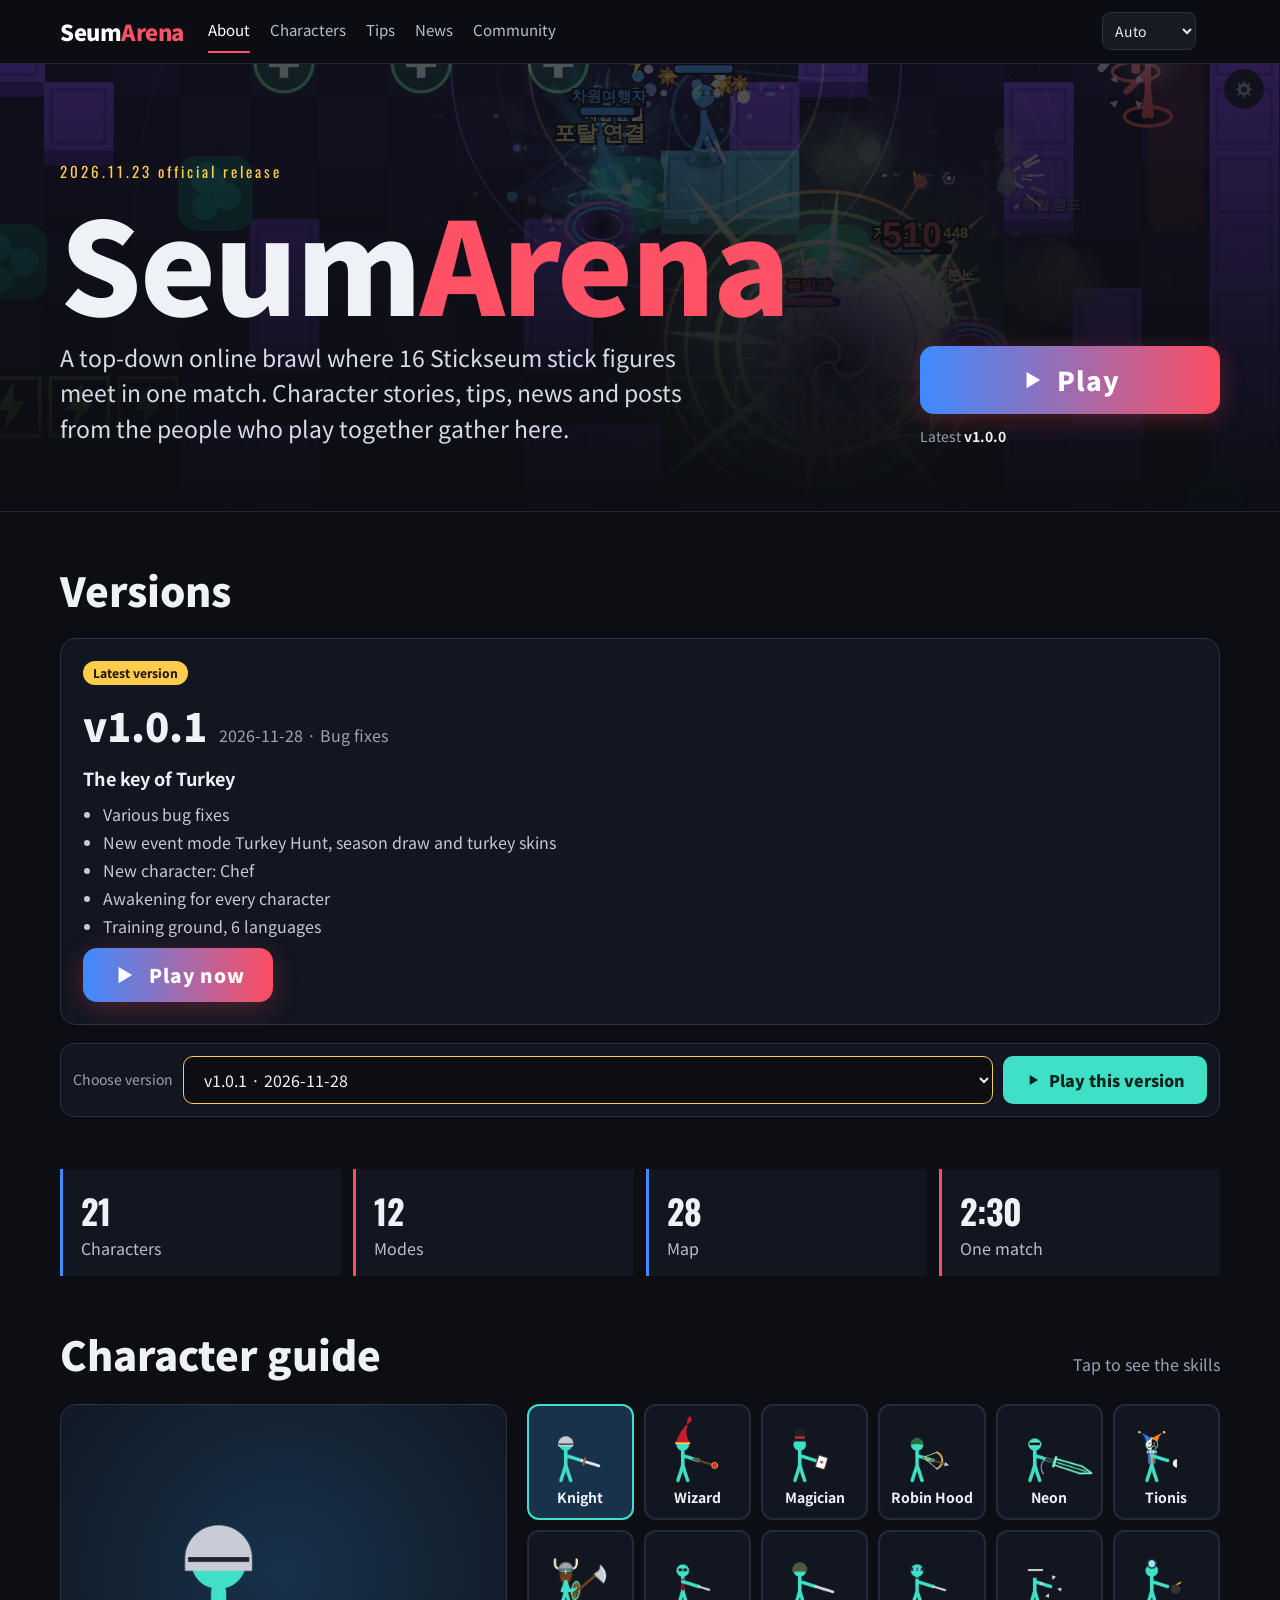
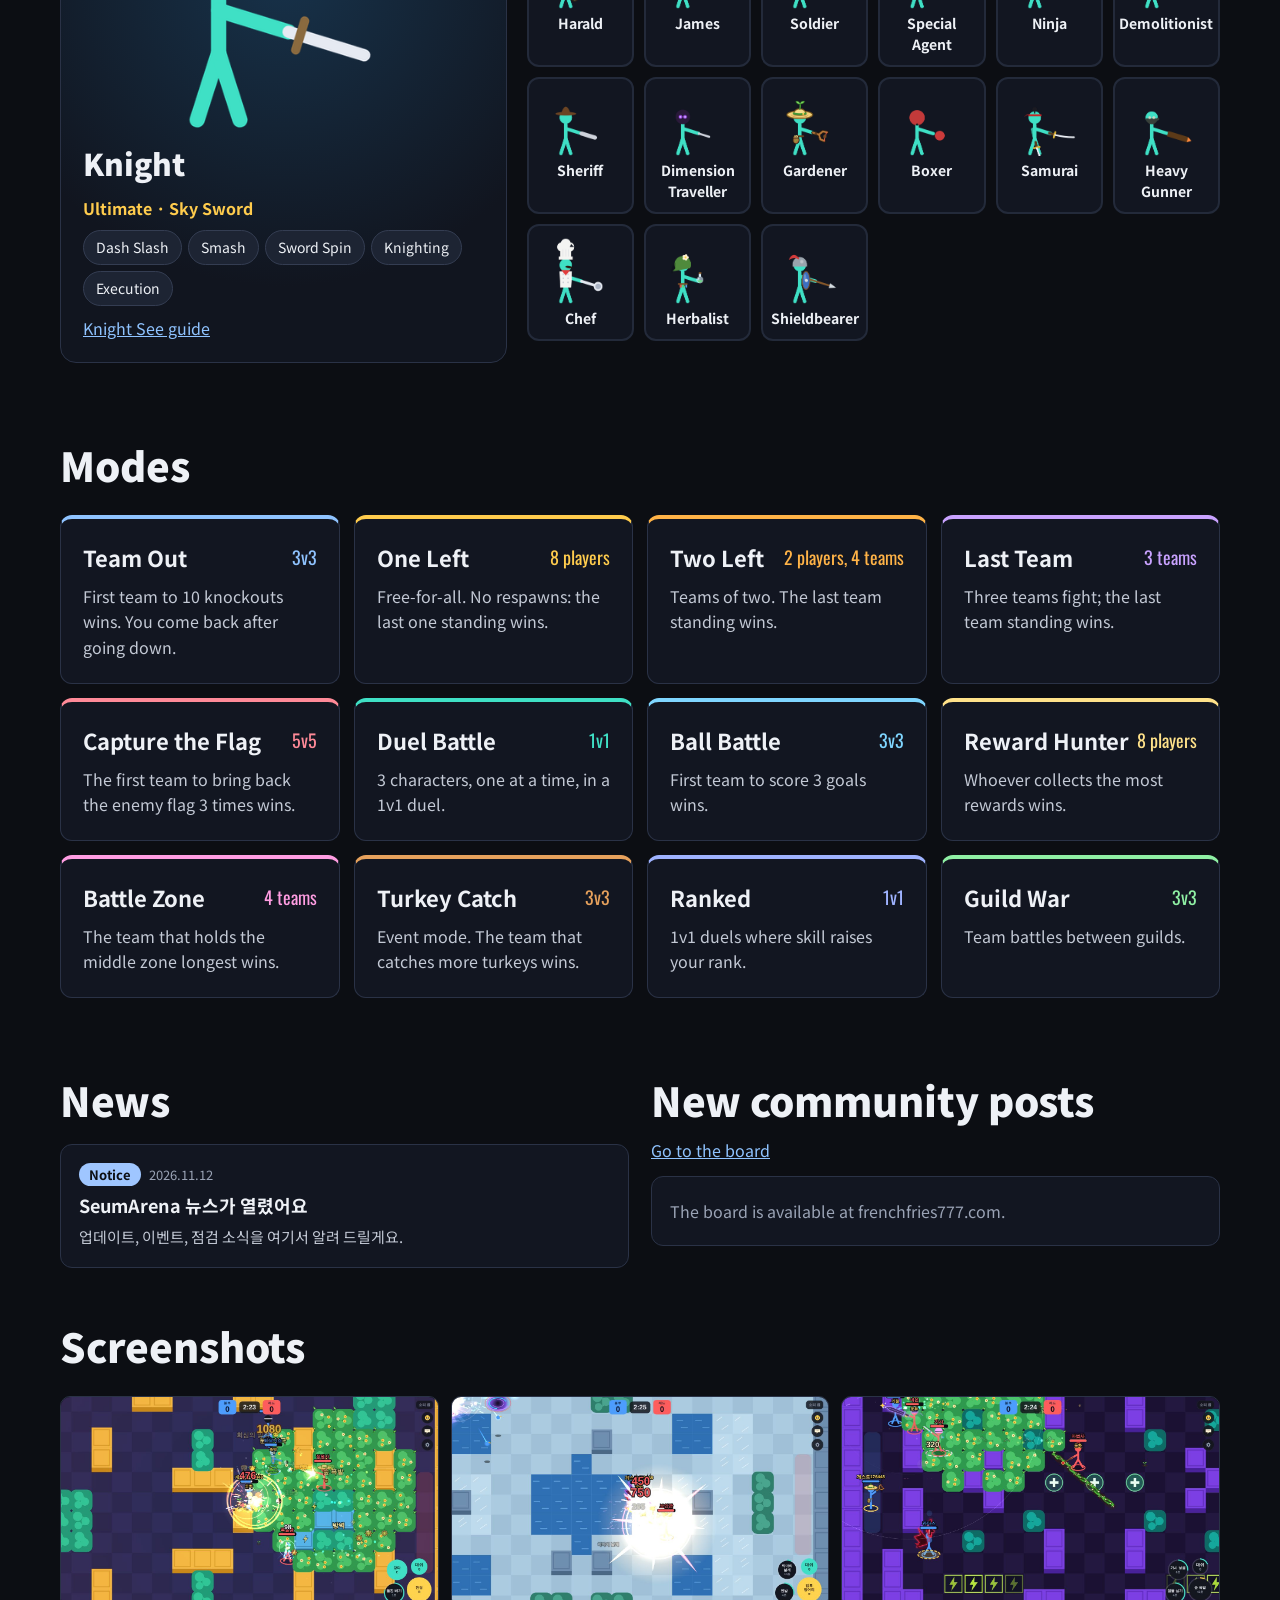
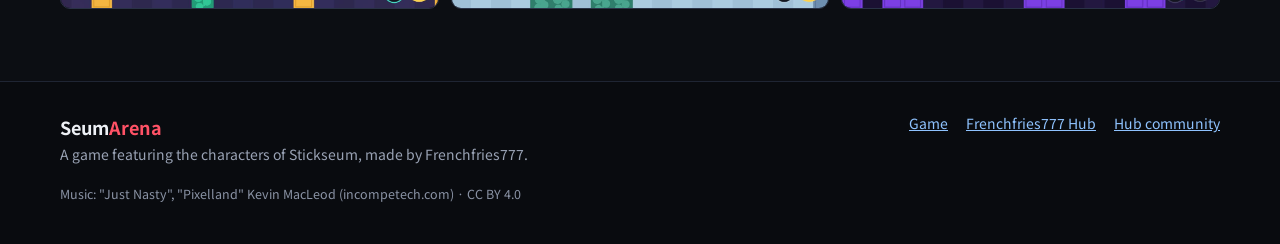
<file: site/index.html>
<!doctype html>
<html lang="ko">
<head>
<meta charset="utf-8">
<meta name="viewport" content="width=device-width,initial-scale=1,viewport-fit=cover">
<title>SeumArena · 소개</title>
<meta name="description" content="Stickseum의 막대인간 16명이 붙는 탑다운 온라인 난투. 캐릭터, 팁, 소식, 커뮤니티.">
<meta property="og:title" content="SeumArena"><meta property="og:description" content="Stickseum의 막대인간 16명이 붙는 탑다운 온라인 난투"><meta property="og:type" content="website">
<meta property="og:image" content="https://frenchfries777.com/seumarena/site/img/g_5_shade.jpg">
<meta name="theme-color" content="#0c0e13">
<link rel="icon" type="image/png" sizes="32x32" href="../icons/favicon-32.png">
<link rel="preconnect" href="https://fonts.googleapis.com"><link rel="preconnect" href="https://fonts.gstatic.com" crossorigin>
<link href="https://fonts.googleapis.com/css2?family=Noto+Sans+KR:wght@400;500;700;900&family=Oswald:wght@500;600;700&display=swap" rel="stylesheet">
<link rel="stylesheet" href="site.css">
</head>
<body>
<main>
<section class="hero">
<img src="img/g_5_shade.jpg" alt="">
<div class="wrap">
<div class="txt">
<p class="kicker">2026.11.23 정식 출시</p>
<h1 data-name>SeumArena</h1>
<p class="lead">Stickseum의 막대인간 16명이 한 판에 붙는 탑다운 온라인 난투예요. 캐릭터 이야기, 공략 팁, 소식, 그리고 같이 노는 사람들의 글이 여기 모여요.</p>
</div>
<div class="cd play"><a class="playBig" data-play><svg viewBox="0 0 24 24" fill="currentColor" aria-hidden="true"><path d="M7 4.5v15l12.5-7.5z"/></svg>플레이</a><div class="sub"><span>최신 <b>v1.0.0</b></span></div></div>
</div>
</section>

<section class="wrap s" id="ver"><h2>버전</h2>
<div class="vLatest"><span class="vBadge">최신 버전</span><div class="vh"><b>v1.0.1</b><span>2026-11-28 · 버그 수정</span></div><h3>The key of Turkey</h3>
<ul><li>여러 버그 수정</li><li>새 이벤트 모드 칠면조 잡기, 시즌 뽑기와 칠면조 스킨</li><li>새 캐릭터 셰프</li><li>모든 캐릭터 각성</li><li>연습장, 6개 언어</li></ul>
<a class="playBig small" data-play><svg viewBox="0 0 24 24" fill="currentColor" aria-hidden="true"><path d="M7 4.5v15l12.5-7.5z"/></svg>지금 플레이</a></div>
<div class="vBar"><label for="verSel">버전 고르기</label><select class="vSel" id="verSel"><option value="1.0.1">v1.0.1 · 2026-11-28</option></select><button type="button" class="vGo" id="verGo"><svg viewBox="0 0 24 24" fill="currentColor" aria-hidden="true"><path d="M7 4.5v15l12.5-7.5z"/></svg>이 버전 플레이</button></div>
</section>

<div class="wrap stats">
<div><b>21</b><span>캐릭터</span></div><div><b>12</b><span>모드</span></div><div><b>28</b><span>맵</span></div><div><b>2:30</b><span>한 판</span></div>
</div>

<section class="wrap s" id="chars">
<div class="sh"><h2>캐릭터 도감</h2><p>눌러서 스킬을 볼 수 있어요</p></div>
<div class="dex"><div class="big"></div><div class="grid16"></div></div>
</section>

<section class="wrap s" id="modes">
<div class="sh"><h2>모드</h2></div>
<div class="modes">
<div class="card mode" style="--c:#8fc3ff"><div><h3>팀 아웃</h3><span class="num">3v3</span></div><p>먼저 10킬을 내는 팀이 이겨요. 쓰러져도 다시 싸워요.</p></div>
<div class="card mode" style="--c:#ffcc4d"><div><h3>원 레프트</h3><span class="num">8명</span></div><p>혼자 싸우는 개인전. 부활 없이 마지막까지 남으면 승리.</p></div>
<div class="card mode" style="--c:#ffb347"><div><h3>투 레프트</h3><span class="num">2명 4팀</span></div><p>둘이 한 팀. 마지막까지 남은 팀이 이겨요.</p></div>
<div class="card mode" style="--c:#c9a2ff"><div><h3>라스트 팀</h3><span class="num">3팀</span></div><p>세 팀이 싸워 마지막까지 남은 팀이 이겨요.</p></div>
<div class="card mode" style="--c:#ff8a98"><div><h3>캡쳐 플래그</h3><span class="num">5v5</span></div><p>상대 깃발을 3번 먼저 가져오는 팀이 이겨요.</p></div>
<div class="card mode" style="--c:#3fe0c5"><div><h3>듀얼 배틀</h3><span class="num">1v1</span></div><p>캐릭터 3명으로 한 명씩 붙는 1대1 대결.</p></div>
<div class="card mode" style="--c:#7fd6ff"><div><h3>볼 배틀</h3><span class="num">3v3</span></div><p>공을 상대 골대에 먼저 3번 넣는 팀이 이겨요.</p></div>
<div class="card mode" style="--c:#ffe28a"><div><h3>리워드 헌터</h3><span class="num">8명</span></div><p>보상을 가장 많이 모은 사람이 이겨요.</p></div>
<div class="card mode" style="--c:#ff9de2"><div><h3>배틀 존</h3><span class="num">4팀</span></div><p>가운데 구역을 오래 차지한 팀이 이겨요.</p></div>
<div class="card mode" style="--c:#e6a15c"><div><h3>칠면조 잡기</h3><span class="num">3v3</span></div><p>이벤트 모드. 칠면조를 더 많이 잡은 팀이 이겨요.</p></div>
<div class="card mode" style="--c:#9fb3ff"><div><h3>랭크전</h3><span class="num">1v1</span></div><p>실력으로 등급을 올리는 1대1 대결.</p></div>
<div class="card mode" style="--c:#8ff0a4"><div><h3>길드 대항전</h3><span class="num">3v3</span></div><p>길드끼리 붙는 팀 대결.</p></div>
</div>
</section>

<div class="wrap two">
<section id="news">
<div class="sh"><h2 class="big">소식</h2></div>
<div id="newsList"><div class="card empty">소식을 불러오는 중이에요.</div></div>
</section>
<section>
<div class="sh"><h2 class="big">커뮤니티 새 글</h2><a href="community.html">게시판 가기</a></div>
<div class="card list" id="postList"><div class="empty">글을 불러오는 중이에요.</div></div>
</section>
</div>

<section class="wrap s">
<div class="sh"><h2>스크린샷</h2></div>
<div class="shots">
<img src="img/g_0_sword.jpg" alt="옥상 정원에서 싸우는 장면" loading="lazy" width="1280" height="720">
<img src="img/g_2_kadas.jpg" alt="얼음 호수에서 궁극기를 쓰는 장면" loading="lazy" width="1280" height="720">
<img src="img/g_8_gardener.jpg" alt="정원사가 넝쿨을 뻗는 장면" loading="lazy" width="1280" height="720">
</div>
</section>
</main>
<script src="https://frenchfries777.com/games/ff-auth.js?v=20261114c"></script>
<script src="i18n.js"></script>
<script src="heroes.js"></script>
<script src="site.js"></script>
<script src="board.js"></script>
<script>
siteChrome('home');
playLinks();
heroDex(document.getElementById('chars'), { extra: h => '<a href="tips.html#' + h.id + '">' + esc(h.name) + ' 공략 보기</a>' });
loadNews().then(list => {
  const el = document.getElementById('newsList');
  el.style.cssText = 'display:flex;flex-direction:column;gap:12px';
  el.innerHTML = list == null ? '<div class="card empty">소식을 불러오지 못했어요.</div>' : list.length ? list.slice(0, 4).map(n => newsHtml(n, true)).join('') : '<div class="card empty">아직 소식이 없어요.</div>';
});
siteAuth();
boardRecent(document.getElementById('postList'), 5);
</script>
</body>
</html>
</file>
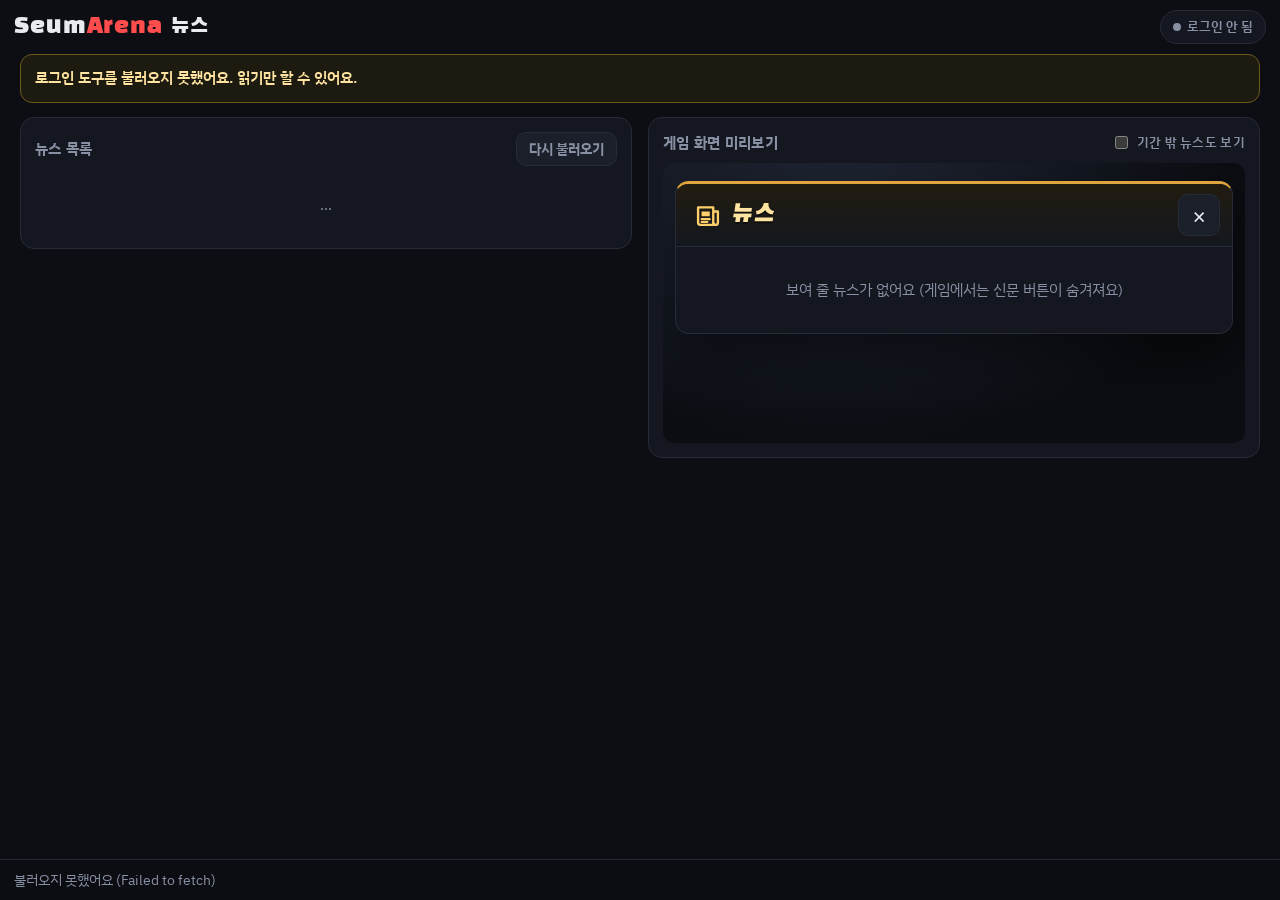
<file: news/admin.html>
<!doctype html>
<html lang="ko">
<head>
<meta charset="utf-8">
<meta name="viewport" content="width=device-width,initial-scale=1,viewport-fit=cover">
<meta name="robots" content="noindex,nofollow">
<title>SeumArena 뉴스 작성</title>
<link rel="stylesheet" href="https://fonts.googleapis.com/css2?family=Rajdhani:wght@600;700&family=IBM+Plex+Sans+KR:wght@400;500;600;700&family=Black+Han+Sans&display=swap">
<style>
:root{
  color-scheme:dark;
  --bg:#0c0e13; --panel:#14171f; --panel-2:#1b1f2a; --line:#262b38;
  --accent-2:#3fe0c5; --text:#e8eaf0; --text-dim:#8890a4; --gold:#d9b95f; --sel:#ffd34d; --blue:#4d9dff; --red:#ff5d5d;
}
*{box-sizing:border-box}
html,body{margin:0;background:var(--bg);color:var(--text);font:400 15px/1.5 'IBM Plex Sans KR','Apple SD Gothic Neo','Malgun Gothic',sans-serif}
body{padding:0 max(14px,env(safe-area-inset-right)) calc(env(safe-area-inset-bottom) + 90px) max(14px,env(safe-area-inset-left))}
[hidden]{display:none!important}
button,input,select,textarea{font:inherit;color:inherit}
.top{position:sticky;top:0;z-index:5;display:flex;align-items:center;gap:10px;padding:calc(env(safe-area-inset-top) + 10px) 0 10px;background:linear-gradient(var(--bg) 80%,transparent)}
.top h1{margin:0;flex:1;font:400 22px 'Black Han Sans',sans-serif;letter-spacing:.04em}
.top h1 b{color:#ff4d4d;font-weight:400}
.chip{display:inline-flex;align-items:center;gap:6px;height:34px;padding:0 12px;border-radius:999px;border:1px solid var(--line);background:var(--panel);color:var(--text-dim);font-weight:600;font-size:13px;cursor:pointer;white-space:nowrap}
.chip i{width:8px;height:8px;border-radius:50%;background:var(--text-dim)}
.chip.ok{color:#bff5e9;border-color:#2b6b5f} .chip.ok i{background:var(--accent-2)}
.chip.bad{color:#ffc2c2;border-color:#6b2b2b} .chip.bad i{background:var(--red)}
.wrap{display:grid;grid-template-columns:minmax(0,1fr) minmax(0,1fr);gap:16px;max-width:1240px;margin:0 auto}
@media (max-width:900px){.wrap{grid-template-columns:minmax(0,1fr)}}
.box{background:var(--panel);border:1px solid var(--line);border-radius:14px;padding:14px}
.box h2{margin:0 0 10px;font:700 15px 'IBM Plex Sans KR',sans-serif;color:var(--text-dim);letter-spacing:.02em;display:flex;align-items:center;gap:8px}
.box h2 .sp{flex:1}
.list{display:flex;flex-direction:column;gap:6px}
.row{display:grid;grid-template-columns:auto minmax(0,1fr) auto;align-items:center;gap:10px;padding:9px 12px;border-radius:10px;background:var(--panel-2);border:1px solid var(--line);border-left:4px solid var(--c);cursor:pointer;text-align:left;width:100%}
.row.on{outline:2px solid var(--sel);outline-offset:-1px}
.row .t{min-width:0;overflow:hidden;text-overflow:ellipsis;white-space:nowrap;font-weight:600}
.row .d{color:var(--text-dim);font-size:12.5px;font-variant-numeric:tabular-nums;white-space:nowrap}
.row .f{display:flex;gap:4px}
.flag{font-size:11px;font-weight:700;padding:0 6px;border-radius:999px;border:1px solid var(--line);color:var(--text-dim)}
.flag.off{opacity:.55;text-decoration:line-through}
.tagDot{width:10px;height:10px;border-radius:50%;background:var(--c)}
.empty{color:var(--text-dim);text-align:center;padding:18px 0}
.btn{min-height:40px;padding:0 16px;border-radius:10px;border:1px solid var(--line);background:var(--panel-2);font-weight:700;cursor:pointer}
.btn:hover{background:var(--line)}
.btn.pri{border:0;color:#fff;background:linear-gradient(105deg,var(--blue),#8a5cf0 52%,var(--red))}
.btn.pri:disabled{filter:grayscale(.8) brightness(.7);cursor:default}
.btn.warn{color:#ffb4b4;border-color:#5a2a2a}
.btn.sm{min-height:34px;padding:0 12px;font-size:13.5px}
form{display:grid;grid-template-columns:repeat(2,minmax(0,1fr));gap:10px 12px;margin-top:12px}
label{display:flex;flex-direction:column;gap:4px;font-size:13px;font-weight:600;color:var(--text-dim)}
label.w{grid-column:1/-1}
input[type=text],input[type=url],input[type=date],input[type=datetime-local],input[type=password],select,textarea{width:100%;min-height:42px;padding:8px 11px;border-radius:9px;border:1px solid var(--line);background:#0f1218;color:var(--text);font-size:15px;font-weight:400}
textarea{min-height:120px;resize:vertical;line-height:1.6}
input:focus,select:focus,textarea:focus{outline:none;border-color:var(--accent-2)}
.checks{grid-column:1/-1;display:flex;flex-wrap:wrap;gap:8px 18px}
.checks label{flex-direction:row;align-items:center;gap:8px;color:var(--text);font-size:14.5px;cursor:pointer}
.checks input{width:20px;height:20px;accent-color:var(--accent-2)}
.imgRow{display:flex;gap:8px}
.imgRow input{flex:1;min-width:0}
.acts{grid-column:1/-1;display:flex;gap:8px;flex-wrap:wrap;justify-content:flex-end}
.err{grid-column:1/-1;color:#ffb4b4;font-size:13.5px;min-height:0}
.bar{position:fixed;left:0;right:0;bottom:0;z-index:6;display:flex;align-items:center;gap:10px;padding:10px max(14px,env(safe-area-inset-right)) calc(env(safe-area-inset-bottom) + 10px) max(14px,env(safe-area-inset-left));background:rgba(12,14,19,.94);border-top:1px solid var(--line);-webkit-backdrop-filter:blur(6px);backdrop-filter:blur(6px)}
.bar .st{flex:1;min-width:0;font-size:13.5px;color:var(--text-dim);overflow:hidden;text-overflow:ellipsis;white-space:nowrap}
.bar .st b{color:var(--sel)}
.pvTools{display:flex;gap:8px;align-items:center;font-size:13px;color:var(--text-dim)}
.pvTools label{flex-direction:row;align-items:center;gap:6px;color:var(--text-dim);cursor:pointer}
.stage{position:relative;border-radius:12px;overflow:hidden;background:radial-gradient(ellipse at 30% 20%,#232a3a,#0b0d12 70%);padding:18px 12px;min-height:280px;display:flex;align-items:flex-start;justify-content:center}
.dlg{position:fixed;inset:0;z-index:20;display:flex;align-items:center;justify-content:center;background:rgba(6,8,12,.72);padding:16px}
.dlg .box{width:min(520px,100%);max-height:100%;overflow:auto}
.dlg p{margin:0 0 10px;color:#cdd2dc;font-size:14px}
.dlg ol{margin:0 0 12px;padding-left:20px;color:#cdd2dc;font-size:14px}
.dlg a{color:var(--accent-2)}
.dlg .acts{margin-top:12px}
pre.json{max-height:50vh;overflow:auto;background:#0f1218;border:1px solid var(--line);border-radius:9px;padding:10px;font-size:12px;white-space:pre-wrap;word-break:break-all}
.toast{position:fixed;left:50%;bottom:calc(env(safe-area-inset-bottom) + 78px);transform:translateX(-50%);z-index:30;padding:10px 18px;border-radius:999px;background:#202636;border:1px solid var(--line);font-weight:600;box-shadow:0 8px 30px rgba(0,0,0,.5);max-width:calc(100% - 28px)}

/* ===== the same look as the game's news window (copied from arena-src/news.js NEWS_CSS) ===== */
.nwCard{width:min(680px,100%);max-height:100%;display:flex;flex-direction:column;background:var(--panel);border:1px solid var(--line);border-top:3px solid #e0a53c;border-radius:14px;box-shadow:0 20px 60px rgba(0,0,0,.55);overflow:hidden}
.nwHead{display:flex;align-items:center;gap:10px;padding:10px 12px 10px 18px;border-bottom:1px solid var(--line);background:linear-gradient(180deg,#221c10,var(--panel))}
.nwHead svg{width:28px;height:28px;flex:none;color:#ffcf6a}
.nwHead h2{flex:1;margin:0;font:400 25px 'Black Han Sans','IBM Plex Sans KR',sans-serif;letter-spacing:.05em;color:#ffe3a0;text-shadow:0 2px 0 rgba(0,0,0,.45);transform:skewX(-8deg)}
.nwX{flex:none;width:42px;height:42px;border-radius:10px;border:1px solid var(--line);background:var(--panel-2);color:var(--text);font-size:24px;line-height:1;display:grid;place-items:center}
.nwList{padding:14px;display:flex;flex-direction:column;gap:12px}
.nwItem{flex:none;background:var(--panel-2);border:1px solid var(--line);border-left:4px solid var(--c);border-radius:12px;overflow:hidden}
.nwItem img{display:block;width:100%;height:auto;max-height:260px;object-fit:cover;background:#0b0d12}
.nwBody{padding:12px 16px 14px}
.nwMeta{display:flex;align-items:center;gap:8px;font:600 13px 'IBM Plex Sans KR',sans-serif;color:var(--text-dim);font-variant-numeric:tabular-nums}
.nwTag{color:#0c0e13;background:var(--c);border-radius:999px;padding:1px 10px;font-weight:800;font-size:12.5px;line-height:1.6}
.nwPin{width:15px;height:15px;color:var(--c)}
.nwNew{width:10px;height:10px;border-radius:50%;background:var(--red);margin-left:auto;box-shadow:0 0 0 3px rgba(255,93,93,.18)}
.nwItem h3{margin:7px 0 4px;font:700 19px/1.4 'IBM Plex Sans KR',sans-serif;color:var(--text);word-break:keep-all;overflow-wrap:anywhere}
.nwItem p{margin:0;font:400 15px/1.65 'IBM Plex Sans KR',sans-serif;color:#cdd2dc;white-space:pre-line;word-break:keep-all;overflow-wrap:anywhere}
.nwLink{display:inline-block;margin-top:12px;padding:9px 28px;font-size:16px;text-decoration:none;color:#fff;font-family:'Black Han Sans','IBM Plex Sans KR',sans-serif;letter-spacing:.05em;background:linear-gradient(105deg,var(--blue),#8a5cf0 52%,var(--red));clip-path:polygon(14px 0,100% 0,calc(100% - 14px) 100%,0 100%);text-shadow:0 2px 0 rgba(0,0,0,.3)}
.nwItem.out{opacity:.45}
.nwPoll{display:flex;flex-direction:column;gap:7px;margin-top:12px}
.nwOpt{position:relative;overflow:hidden;display:flex;align-items:center;gap:10px;min-height:44px;padding:8px 14px;border-radius:10px;border:1.5px solid var(--line);background:#11141b;color:var(--text);font:600 15px/1.35 'IBM Plex Sans KR',sans-serif;text-align:left}
.nwOpt i{position:absolute;left:0;top:0;bottom:0;width:0;background:var(--c);opacity:.2}
.nwOpt span{position:relative;flex:1;min-width:0;overflow-wrap:anywhere}
.nwOpt b{position:relative;font-variant-numeric:tabular-nums;font-weight:800;color:var(--text-dim)}
.nwVotes{align-self:flex-end;font:600 12.5px 'IBM Plex Sans KR',sans-serif;color:var(--text-dim)}
.pollBox{grid-column:1/-1;display:flex;flex-direction:column;gap:8px;padding:12px;border:1px dashed var(--line);border-radius:12px}
.pollBox .ck{flex-direction:row;align-items:center;gap:8px;color:var(--text);font-size:14.5px;cursor:pointer}
.pollBox .ck input{width:20px;height:20px;accent-color:var(--accent-2)}
#pollOpts{display:flex;flex-direction:column;gap:6px}
.optRow{display:flex;gap:8px;align-items:center}
.optRow input{flex:1;min-width:0}
.optRow .n{width:22px;text-align:center;color:var(--text-dim);font-weight:700;font-variant-numeric:tabular-nums}
.optRow .x{width:38px;min-height:38px;padding:0;font-size:18px}
.pollCnt{font-size:12.5px;color:var(--sel);font-weight:600}
.nwOut{font-size:11.5px;font-weight:700;color:var(--sel);border:1px solid #6b5a1e;border-radius:999px;padding:0 7px}
.who{display:flex;align-items:center;gap:8px}
.gate{max-width:1240px;margin:0 auto 14px;display:flex;align-items:center;gap:12px;flex-wrap:wrap;padding:12px 14px;border-radius:12px;border:1px solid #6b5a1e;background:#1d1a10;color:#ffe3a0;font-weight:600}
.gate span{flex:1;min-width:200px}
body.ro #addBtn,body.ro #upBtn,body.ro #delBtn,body.ro #dupBtn,body.ro #pubBtn{display:none}
body.ro form input,body.ro form select,body.ro form textarea{pointer-events:none;opacity:.7}
</style>
<script src="https://frenchfries777.com/games/ff-auth.js?v=20261114c"></script>
</head>
<body class="ro">
<header class="top">
  <h1>Seum<b>Arena</b> 뉴스</h1>
  <span class="who"><button class="chip" id="whoChip" type="button"><i></i><span>확인 중…</span></button></span>
</header>
<div class="gate" id="gate" hidden><span id="gateText"></span><button class="btn pri sm" id="loginBtn" type="button">로그인</button></div>

<main class="wrap">
  <section>
    <div class="box">
      <h2><span>뉴스 목록</span><span class="sp"></span><button class="btn sm" id="reloadBtn" type="button">다시 불러오기</button><button class="btn sm pri" id="addBtn" type="button">+ 새 뉴스</button></h2>
      <div class="list" id="list"></div>
    </div>
    <div class="box" id="editBox" style="margin-top:16px" hidden>
      <h2><span id="editTitle">뉴스 편집</span></h2>
      <form id="form" autocomplete="off" onsubmit="return false">
        <label>분류<select name="kind"><option>공지</option><option>업데이트</option><option>이벤트</option><option>점검</option></select></label>
        <label>날짜<input type="date" name="date" required></label>
        <label class="w">제목<input type="text" name="title" maxlength="120" required></label>
        <label class="w">본문<textarea name="body" maxlength="4000"></textarea></label>
        <label class="w">이미지 주소 (https)
          <span class="imgRow"><input type="url" name="image" placeholder="https://..."><button class="btn sm" id="upBtn" type="button">사진 올리기</button><input type="file" id="upFile" accept="image/*" hidden></span>
        </label>
        <label>버튼 글자<input type="text" name="link_label" maxlength="30" placeholder="자세히 보기"></label>
        <label>버튼 링크 (https)<input type="url" name="link_url" placeholder="https://..."></label>
        <label>공개 시작 (비우면 바로)<input type="datetime-local" name="start_at"></label>
        <label>공개 끝 (비우면 계속)<input type="datetime-local" name="end_at"></label>
        <div class="pollBox" id="pollBox">
          <label class="ck"><input type="checkbox" name="poll_on">투표 넣기 (제목이 질문이 돼요)</label>
          <div id="pollOpts"></div>
          <div class="optRow" id="pollMore"><button class="btn sm" id="optAdd" type="button">+ 보기 추가</button><span class="pollCnt" id="pollCnt"></span></div>
          <label id="pollCloseL">투표 마감 (비우면 계속)<input type="datetime-local" name="poll_close_at"></label>
        </div>
        <div class="checks">
          <label><input type="checkbox" name="popup" checked>접속하면 팝업으로 띄우기</label>
          <label><input type="checkbox" name="pin">맨 위에 고정</label>
        </div>
        <div class="err" id="formErr"></div>
        <div class="acts"><button class="btn warn sm" id="delBtn" type="button">삭제</button><button class="btn sm" id="dupBtn" type="button">복제</button><button class="btn sm" id="doneBtn" type="button">편집 닫기</button></div>
      </form>
    </div>
  </section>
  <section>
    <div class="box">
      <h2><span>게임 화면 미리보기</span><span class="sp"></span><span class="pvTools"><label><input type="checkbox" id="pvAll">기간 밖 뉴스도 보기</label></span></h2>
      <div class="stage"><div class="nwCard"><div class="nwHead" id="pvHead"><h2>뉴스</h2><span class="nwX">&times;</span></div><div class="nwList" id="pvList"></div></div></div>
    </div>
  </section>
</main>

<div class="bar">
  <span class="st" id="status">불러오는 중…</span>
  <button class="btn pri" id="pubBtn" type="button" disabled>게시하기</button>
</div>

<div class="dlg" id="pubDlg" hidden>
  <div class="box">
    <h2>게시할까요?</h2>
    <p id="pubSum"></p>
    <div class="err" id="pubErr"></div>
    <div class="acts"><button class="btn sm" id="pubCancel" type="button">취소</button><button class="btn pri sm" id="pubGo" type="button">게시하기</button></div>
  </div>
</div>

<div class="toast" id="toast" hidden></div>

<script>
(() => {
'use strict';
/* news rows live in the Supabase table seumarena_news. Everyone can read; only the lead developer (ff_devs role 'owner') can write.
   Signing in is the Frenchfries777 account (ff-auth.js). Pictures go to the public ff-images bucket, in the writer's own folder. */
const SB = 'https://kebsbuvuutilitwlvxzv.supabase.co', KEY = 'sb_publishable_4Egu0zm3p6cxWGvP_-GlIw_mlCpO1Nf', T = 'seumarena_news';
const COLS = ['id', 'kind', 'date', 'title', 'body', 'image', 'link_label', 'link_url', 'popup', 'pin', 'start_at', 'end_at', 'poll_options', 'poll_close_at'];
const KIND = { '공지': '#4d9dff', '업데이트': '#3fe0c5', '이벤트': '#ffd34d', '점검': '#ff5d5d' };
const DRAFT_KEY = 'seumNewsAdminDraft2';
const $ = id => document.getElementById(id);
const esc = s => String(s == null ? '' : s).replace(/[&<>"']/g, c => ({ '&': '&amp;', '<': '&lt;', '>': '&gt;', '"': '&quot;', "'": '&#39;' })[c]);
const okUrl = u => { u = String(u || '').trim(); return /^https:\/\//i.test(u) ? u : ''; };
const ICON = '<svg viewBox="0 0 24 24" aria-hidden="true"><path d="M3.5 5.5h13v13a2 2 0 0 0 2 2h-13a2 2 0 0 1-2-2z" fill="none" stroke="currentColor" stroke-width="2" stroke-linejoin="round"/><path d="M16.5 9h4v9.5a2 2 0 0 1-4 0" fill="none" stroke="currentColor" stroke-width="2" stroke-linejoin="round"/><path d="M6.5 9h7v4h-7z" fill="currentColor"/><path d="M6.5 15.5h7M6.5 18h5" stroke="currentColor" stroke-width="1.8" stroke-linecap="round"/></svg>';
$('pvHead').insertAdjacentHTML('afterbegin', ICON);

let sb = null, me = null, owner = false, base = '[]', news = [], sel = null, loaded = false;
function toast(t) { const el = $('toast'); el.textContent = t; el.hidden = false; clearTimeout(toast.h); toast.h = setTimeout(() => el.hidden = true, 2600); }
const today = () => { const d = new Date(); return d.getFullYear() + '-' + String(d.getMonth() + 1).padStart(2, '0') + '-' + String(d.getDate()).padStart(2, '0'); };
const toIso = v => { if (!v) return null; const d = new Date(v); return isNaN(d) ? null : d.toISOString(); };
function toLocalInput(iso) { if (!iso) return ''; const d = new Date(iso); if (isNaN(d)) return ''; const p = n => String(n).padStart(2, '0'); return d.getFullYear() + '-' + p(d.getMonth() + 1) + '-' + p(d.getDate()) + 'T' + p(d.getHours()) + ':' + p(d.getMinutes()); }
const clean = r => { const o = {}; for (const k of COLS) o[k] = r[k] === undefined || r[k] === '' ? null : r[k]; o.popup = r.popup !== false; o.pin = !!r.pin; return o; };
const sameTime = (a, b) => (a ? Date.parse(a) : 0) === (b ? Date.parse(b) : 0);
const rowKey = r => JSON.stringify(Object.assign(clean(r), { start_at: r.start_at ? Date.parse(r.start_at) : null, end_at: r.end_at ? Date.parse(r.end_at) : null, poll_close_at: r.poll_close_at ? Date.parse(r.poll_close_at) : null }));
let counts = {};   // news id -> [votes per option]
const votesOf = id => (counts[id] || []).reduce((a, b) => a + b, 0);

/* ---- account ---- */
function setWho() {
  const ch = $('whoChip'), g = $('gate');
  ch.className = 'chip ' + (owner ? 'ok' : me ? 'bad' : '');
  ch.querySelector('span').textContent = owner ? '총괄 개발자' : me ? '읽기 전용' : '로그인 안 됨';
  document.body.classList.toggle('ro', !owner);
  g.hidden = owner;
  $('gateText').textContent = !window.FFAuth ? '로그인 도구를 불러오지 못했어요. 읽기만 할 수 있어요.' : me ? '총괄 개발자 계정만 뉴스를 쓸 수 있어요. 지금은 읽기만 돼요.' : '뉴스를 쓰려면 총괄 개발자 계정으로 로그인해 주세요.';
  $('loginBtn').hidden = !window.FFAuth || !!me;
}
async function account() {
  const A = window.FFAuth;
  if (!A) { me = null; owner = false; setWho(); return; }
  try { await A.ready; } catch (e) {}
  sb = A.client && A.client(); me = A.user && A.user(); owner = false;
  if (me && sb) { try { const r = await sb.from('ff_devs').select('role').eq('user_id', me.id).maybeSingle(); owner = !!(r.data && r.data.role === 'owner'); } catch (e) {} }
  setWho(); paintAll();
}
$('loginBtn').onclick = () => { try { window.FFAuth.openLogin(); } catch (e) { toast('로그인 창을 열지 못했어요'); } };
$('whoChip').onclick = () => { if (!me && window.FFAuth) $('loginBtn').click(); else if (window.FFAuth && FFAuth.openProfile) FFAuth.openProfile(); };

/* ---- load ---- */
async function fetchRows() {
  if (sb) { const r = await sb.from(T).select(COLS.join(',') + ',created_at').order('pin', { ascending: false }).order('date', { ascending: false }).order('created_at', { ascending: false }); if (r.error) throw r.error; return r.data; }
  const r = await fetch(SB + '/rest/v1/' + T + '?select=' + COLS.join(',') + ',created_at&order=pin.desc,date.desc,created_at.desc', { headers: { apikey: KEY }, cache: 'no-store' });
  if (!r.ok) throw new Error('불러오기 실패 ' + r.status); return r.json();
}
async function load() {
  $('status').textContent = '불러오는 중…'; loaded = false; paintBar();
  try { news = (await fetchRows()).map(clean); }
  catch (e) { $('status').textContent = '불러오지 못했어요 (' + (e.message || e) + ')'; return; }
  base = JSON.stringify(news.map(rowKey)); loaded = true;
  const dr = draft(); if (dr && dr.base === base && Array.isArray(dr.news) && JSON.stringify(dr.news.map(rowKey)) !== base) { news = dr.news.map(clean); toast('게시 안 한 편집을 이어서 열었어요'); }
  sel = null; $('editBox').hidden = true; paintAll(); loadCounts();
}
async function loadCounts() {
  const ids = news.filter(n => n.poll_options).map(n => n.id); counts = {}; if (!ids.length) return;
  try {
    const rows = sb ? (await sb.rpc('seumarena_poll_counts', { p_ids: ids })).data : await (await fetch(SB + '/rest/v1/rpc/seumarena_poll_counts', { method: 'POST', headers: { 'Content-Type': 'application/json', apikey: KEY }, body: JSON.stringify({ p_ids: ids }) })).json();
    for (const r of rows || []) { (counts[r.news_id] = counts[r.news_id] || [])[r.choice] = +r.n || 0; }
  } catch (e) {}
  paintPreview(); if (sel) pollUi(news.find(x => x.id === sel));
}
function draft(v) { try { if (v === undefined) return JSON.parse(localStorage.getItem(DRAFT_KEY) || 'null'); if (v === null) localStorage.removeItem(DRAFT_KEY); else localStorage.setItem(DRAFT_KEY, JSON.stringify(v)); } catch (e) {} return null; }
function changes() {
  const old = JSON.parse(base).map(s => JSON.parse(s)), om = new Map(old.map(r => [r.id, JSON.stringify(r)])), nm = new Map(news.map(r => [r.id, rowKey(r)]));
  const add = [], mod = [], del = [];
  for (const [id, s] of nm) { if (!om.has(id)) add.push(id); else if (om.get(id) !== s) mod.push(id); }
  for (const id of om.keys()) if (!nm.has(id)) del.push(id);
  return { add, mod, del };
}
const dirty = () => { if (!loaded) return false; const c = changes(); return !!(c.add.length + c.mod.length + c.del.length); };
function paintBar() {
  if (!loaded) { $('pubBtn').disabled = true; return; }
  const c = changes(), n = c.add.length + c.mod.length + c.del.length;
  $('status').innerHTML = n ? '바뀐 뉴스 <b>' + n + '건</b>' + (c.add.length ? ' · 추가 ' + c.add.length : '') + (c.mod.length ? ' · 수정 ' + c.mod.length : '') + (c.del.length ? ' · 삭제 ' + c.del.length : '') : '게시된 상태와 같아요 · 뉴스 ' + news.length + '개';
  $('pubBtn').disabled = !n || !owner;
  draft(n ? { base, news } : null);
}
/* ---- list + preview ---- */
const live = (n, now) => !(n.start_at && Date.parse(n.start_at) > now) && !(n.end_at && Date.parse(n.end_at) <= now);
const sorted = l => l.slice().sort((a, b) => (!!b.pin - !!a.pin) || String(b.date || '').localeCompare(String(a.date || '')));
function paintList() {
  const now = Date.now(), l = sorted(news);
  $('list').innerHTML = l.length ? l.map(n => '<button type="button" class="row' + (n.id === sel ? ' on' : '') + '" data-id="' + esc(n.id) + '" style="--c:' + (KIND[n.kind] || '#d9b95f') + '"><span class="tagDot"></span><span class="t">' + esc(n.title || '(제목 없음)') + '</span><span class="f">' +
    (n.pin ? '<span class="flag">고정</span>' : '') + (Array.isArray(n.poll_options) ? '<span class="flag">투표</span>' : '') + (n.popup === false ? '<span class="flag off">팝업</span>' : '') + (!live(n, now) ? '<span class="flag">' + (n.start_at && Date.parse(n.start_at) > now ? '예약' : '끝남') + '</span>' : '') + '<span class="d">' + esc(n.date || '') + '</span></span></button>').join('') : '<div class="empty">' + (loaded ? '아직 뉴스가 없어요' : '…') + '</div>';
  for (const b of $('list').querySelectorAll('.row')) b.onclick = () => edit(b.dataset.id);
}
function itemHtml(n, out) {
  const c = KIND[n.kind] || 'var(--gold)', img = okUrl(n.image), lk = okUrl(n.link_url);
  return '<article class="nwItem' + (out ? ' out' : '') + '" style="--c:' + c + '">' + (img ? '<img src="' + esc(img) + '" alt="" onerror="this.remove()">' : '') +
    '<div class="nwBody"><div class="nwMeta">' + (n.kind ? '<span class="nwTag">' + esc(n.kind) + '</span>' : '') + (n.pin ? '<svg class="nwPin" viewBox="0 0 24 24" aria-hidden="true"><path d="M9 3h6l-1 6 4 4H6l4-4z M12 13v8" fill="currentColor" stroke="currentColor" stroke-width="1.6" stroke-linejoin="round"/></svg>' : '') +
    '<span>' + esc(String(n.date || '').replace(/-/g, '.')) + '</span>' + (out ? '<span class="nwOut">' + (n.start_at && Date.parse(n.start_at) > Date.now() ? '예약' : '끝남') + '</span>' : '') + '</div>' +
    '<h3>' + esc(n.title || '') + '</h3>' + (n.body ? '<p>' + esc(n.body) + '</p>' : '') + pollHtml(n) + (lk ? '<a class="nwLink" href="' + esc(lk) + '" target="_blank" rel="noopener">' + esc(n.link_label || '자세히 보기') + '</a>' : '') + '</div></article>';
}
function pollHtml(n) {
  if (!Array.isArray(n.poll_options)) return '';
  const c = counts[n.id] || [], tot = votesOf(n.id);
  return '<div class="nwPoll">' + n.poll_options.map((o, i) => { const pc = tot ? Math.round((c[i] || 0) / tot * 100) : 0; return '<div class="nwOpt"><i style="width:' + pc + '%"></i><span>' + esc(o || '(빈 보기)') + '</span><b>' + pc + '%</b></div>'; }).join('') +
    '<small class="nwVotes">' + tot + '표' + (n.poll_close_at ? ' · ' + (Date.parse(n.poll_close_at) <= Date.now() ? '마감됨' : esc(toLocalInput(n.poll_close_at).replace('T', ' ')) + ' 마감') : '') + '</small></div>';
}
function pollUi(n) {
  const on = !!(n && Array.isArray(n.poll_options)), v = n ? votesOf(n.id) : 0, opts = on ? n.poll_options : [];
  F.poll_on.checked = on; $('pollOpts').hidden = $('pollMore').hidden = $('pollCloseL').hidden = !on;
  if (!on) return;
  const box = $('pollOpts'), keep = document.activeElement && box.contains(document.activeElement) ? +document.activeElement.dataset.i : -1;
  if (box.children.length !== opts.length) {
    box.innerHTML = opts.map((o, i) => '<div class="optRow"><span class="n">' + (i + 1) + '</span><input type="text" class="opt" data-i="' + i + '" maxlength="60" placeholder="보기 ' + (i + 1) + '"><button class="btn sm x" type="button" data-x="' + i + '" aria-label="보기 지우기">&times;</button></div>').join('');
    box.querySelectorAll('.opt').forEach((el, i) => { el.value = opts[i] || ''; });
    if (keep >= 0 && box.querySelectorAll('.opt')[keep]) box.querySelectorAll('.opt')[keep].focus();
  }
  box.querySelectorAll('.x').forEach(b => b.hidden = v > 0 || opts.length <= 2);
  $('optAdd').hidden = v > 0 || opts.length >= 6;
  $('pollCnt').textContent = v ? v + '표가 모였어요 · 보기 개수는 바꿀 수 없어요' : '';
  F.poll_close_at.value = toLocalInput(n.poll_close_at);
}
function pollEdit(fn) { const i = news.findIndex(x => x.id === sel); if (i < 0 || !owner) return; const n = Object.assign({}, news[i]); fn(n); news[i] = clean(n); $('pollOpts').innerHTML = ''; pollUi(news[i]); check(news[i]); paintAll(); }
function paintPreview() {
  const now = Date.now(), all = $('pvAll').checked, l = sorted(news).filter(n => all || live(n, now));
  $('pvList').innerHTML = l.length ? l.map(n => itemHtml(n, !live(n, now))).join('') : '<div class="empty">보여 줄 뉴스가 없어요 (게임에서는 신문 버튼이 숨겨져요)</div>';
}
function paintAll() { paintList(); paintPreview(); paintBar(); }
$('pvAll').onchange = paintPreview;
/* ---- edit ---- */
const F = $('form');
function edit(id) {
  sel = id; const n = news.find(x => x.id === id); if (!n) { sel = null; $('editBox').hidden = true; paintAll(); return; }
  $('editBox').hidden = false; $('editTitle').textContent = owner ? '뉴스 편집' : '뉴스 보기';
  F.kind.value = KIND[n.kind] ? n.kind : '공지'; F.date.value = n.date || ''; F.title.value = n.title || ''; F.body.value = n.body || ''; F.image.value = n.image || '';
  F.link_label.value = n.link_label || ''; F.link_url.value = n.link_url || ''; F.start_at.value = toLocalInput(n.start_at); F.end_at.value = toLocalInput(n.end_at);
  F.popup.checked = n.popup !== false; F.pin.checked = !!n.pin; $('pollOpts').innerHTML = ''; pollUi(n); check(n); paintAll();
  if (innerWidth <= 900) $('editBox').scrollIntoView({ behavior: 'smooth', block: 'start' });
}
function check(n) {
  const e = [];
  if (!n.title) e.push('제목을 넣어 주세요');
  if (!/^\d{4}-\d\d-\d\d$/.test(n.date || '')) e.push('날짜를 넣어 주세요');
  if (F.image.value.trim() && !okUrl(F.image.value)) e.push('이미지 주소는 https로 시작해야 해요');
  if (F.link_url.value.trim() && !okUrl(F.link_url.value)) e.push('버튼 링크는 https로 시작해야 해요');
  if (n.start_at && n.end_at && Date.parse(n.end_at) <= Date.parse(n.start_at)) e.push('공개 끝이 시작보다 늦어야 해요');
  if (Array.isArray(n.poll_options) && (n.poll_options.length < 2 || n.poll_options.some(o => !String(o).trim()))) e.push('투표 보기를 2개 이상 채워 주세요');
  $('formErr').textContent = e.join(' · '); return !e.length;
}
function fromForm() {
  if (!owner) return; const i = news.findIndex(x => x.id === sel); if (i < 0) return;
  const old = news[i], s = toIso(F.start_at.value), e = toIso(F.end_at.value);
  const n = clean({ id: sel, kind: F.kind.value, date: F.date.value, title: F.title.value.trim(), body: F.body.value.replace(/\s+$/, ''),
    image: okUrl(F.image.value), link_url: okUrl(F.link_url.value), link_label: okUrl(F.link_url.value) ? (F.link_label.value.trim() || '자세히 보기') : null,
    start_at: s && sameTime(s, old.start_at) ? old.start_at : s, end_at: e && sameTime(e, old.end_at) ? old.end_at : e, popup: F.popup.checked, pin: F.pin.checked,
    poll_options: !Array.isArray(old.poll_options) ? null : F.poll_on.checked ? [...$('pollOpts').querySelectorAll('.opt')].map(el => el.value.trim()) : old.poll_options,
    poll_close_at: !Array.isArray(old.poll_options) ? null : !F.poll_on.checked ? old.poll_close_at : (() => { const c = toIso(F.poll_close_at.value); return c && sameTime(c, old.poll_close_at) ? old.poll_close_at : c; })() });
  news[i] = n; check(n); paintAll();
}
F.addEventListener('input', fromForm); F.addEventListener('change', fromForm);
F.poll_on.addEventListener('change', e => { e.stopPropagation(); pollEdit(n => { if (F.poll_on.checked) { if (!Array.isArray(n.poll_options) || !n.poll_options.length) n.poll_options = ['', '']; } else { if (votesOf(n.id) && !confirm('모인 표가 있어요. 투표를 빼면 결과가 사라져요. 뺄까요?')) { F.poll_on.checked = true; return; } n.poll_options = null; n.poll_close_at = null; } }); });
$('optAdd').onclick = () => pollEdit(n => { if (n.poll_options.length < 6) n.poll_options = n.poll_options.concat(['']); });
$('pollOpts').addEventListener('click', e => { const x = e.target.closest('[data-x]'); if (!x) return; const k = +x.dataset.x; pollEdit(n => { n.poll_options = n.poll_options.filter((_, i) => i !== k); }); });
const newId = () => 'n-' + Date.now().toString(36) + Math.random().toString(36).slice(2, 5);
$('addBtn').onclick = () => { if (!loaded || !owner) return; const id = newId(); news.unshift(clean({ id, kind: '공지', date: today(), title: '' })); edit(id); $('editTitle').textContent = '새 뉴스'; F.title.focus(); };
$('dupBtn').onclick = () => { const n = news.find(x => x.id === sel); if (!n || !owner) return; const id = newId(); news.unshift(clean(Object.assign({}, n, { id, date: today() }))); edit(id); toast('복제했어요'); };
$('delBtn').onclick = () => { const n = news.find(x => x.id === sel); if (!n || !confirm('"' + (n.title || '제목 없음') + '" 뉴스를 지울까요? (게시하기 전까지는 다시 불러오기로 되돌릴 수 있어요)')) return; news = news.filter(x => x.id !== sel); sel = null; $('editBox').hidden = true; paintAll(); };
$('doneBtn').onclick = () => { sel = null; $('editBox').hidden = true; paintAll(); };
$('reloadBtn').onclick = () => { if (dirty() && !confirm('게시하지 않은 편집이 사라져요. 다시 불러올까요?')) return; draft(null); load(); };
/* ---- pictures: shrunk to at most 1280 px wide (JPEG), then put in ff-images/<my id>/seumarena-news/ ---- */
$('upBtn').onclick = () => { if (owner && sel) $('upFile').click(); };
$('upFile').onchange = async e => {
  const f = e.target.files && e.target.files[0]; e.target.value = ''; if (!f || !sel || !owner) return;
  try {
    toast('사진 줄이는 중…');
    const im = await new Promise((ok, no) => { const i = new Image(); i.onload = () => ok(i); i.onerror = no; i.src = URL.createObjectURL(f); });
    const k = Math.min(1, 1280 / im.naturalWidth), cv = document.createElement('canvas'); cv.width = Math.round(im.naturalWidth * k); cv.height = Math.round(im.naturalHeight * k);
    const g = cv.getContext('2d'); g.fillStyle = '#0c0e13'; g.fillRect(0, 0, cv.width, cv.height); g.drawImage(im, 0, 0, cv.width, cv.height);
    const blob = await new Promise(ok => cv.toBlob(ok, 'image/jpeg', .86));
    const path = me.id + '/seumarena-news/' + new Date().toISOString().replace(/[-:T.Z]/g, '').slice(0, 14) + '-' + Math.random().toString(36).slice(2, 6) + '.jpg';
    toast('사진 올리는 중…');
    const r = await sb.storage.from('ff-images').upload(path, blob, { contentType: 'image/jpeg', upsert: false });
    if (r.error) throw r.error;
    F.image.value = sb.storage.from('ff-images').getPublicUrl(path).data.publicUrl; fromForm(); toast('사진을 올렸어요');
  } catch (err) { toast('사진을 올리지 못했어요 (' + (err.message || err) + ')'); }
};
/* ---- publish: upsert what was added or changed, delete what was removed ---- */
$('pubBtn').onclick = () => {
  if (!owner) return;
  const bad = news.find(n => !n.title || !/^\d{4}-\d\d-\d\d$/.test(n.date || '') || (Array.isArray(n.poll_options) && (n.poll_options.length < 2 || n.poll_options.some(o => !String(o).trim())))); if (bad) { edit(bad.id); toast('제목, 날짜, 투표 보기가 빠진 뉴스가 있어요'); return; }
  const c = changes();
  $('pubSum').textContent = '추가 ' + c.add.length + ' · 수정 ' + c.mod.length + ' · 삭제 ' + c.del.length + '. 게시하면 다음에 게임을 켜는 사람부터 보여요.';
  $('pubErr').textContent = ''; $('pubDlg').hidden = false;
};
$('pubCancel').onclick = () => $('pubDlg').hidden = true;
$('pubGo').onclick = async () => {
  const go = $('pubGo'); go.disabled = true; $('pubErr').textContent = '';
  try {
    const now = JSON.stringify((await fetchRows()).map(clean).map(rowKey));
    if (now !== base) throw new Error('그사이 다른 곳에서 바뀌었어요. 다시 불러온 뒤 게시해 주세요');
    const c = changes(), up = news.filter(n => c.add.includes(n.id) || c.mod.includes(n.id)).map(clean);
    if (up.length) { const r = await sb.from(T).upsert(up, { onConflict: 'id' }); if (r.error) throw r.error; }
    if (c.del.length) { const r = await sb.from(T).delete().in('id', c.del); if (r.error) throw r.error; }
    draft(null); $('pubDlg').hidden = true; toast('게시했어요!'); await load();
  } catch (e) { $('pubErr').textContent = /row-level security|permission/i.test(e.message || '') ? '총괄 개발자 계정만 게시할 수 있어요' : (e.message || String(e)); }
  go.disabled = false;
};
for (const d of document.querySelectorAll('.dlg')) d.addEventListener('click', e => { if (e.target === d) d.hidden = true; });
addEventListener('beforeunload', e => { if (dirty()) { e.preventDefault(); e.returnValue = ''; } });
(async () => {
  setWho(); paintAll();
  if (window.FFAuth) { try { FFAuth.onChange(async () => { const was = me && me.id; await account(); if ((me && me.id) !== was) load(); }); } catch (e) {} }
  await account(); await load();
})();
})();
</script>
</body>
</html>
</file>
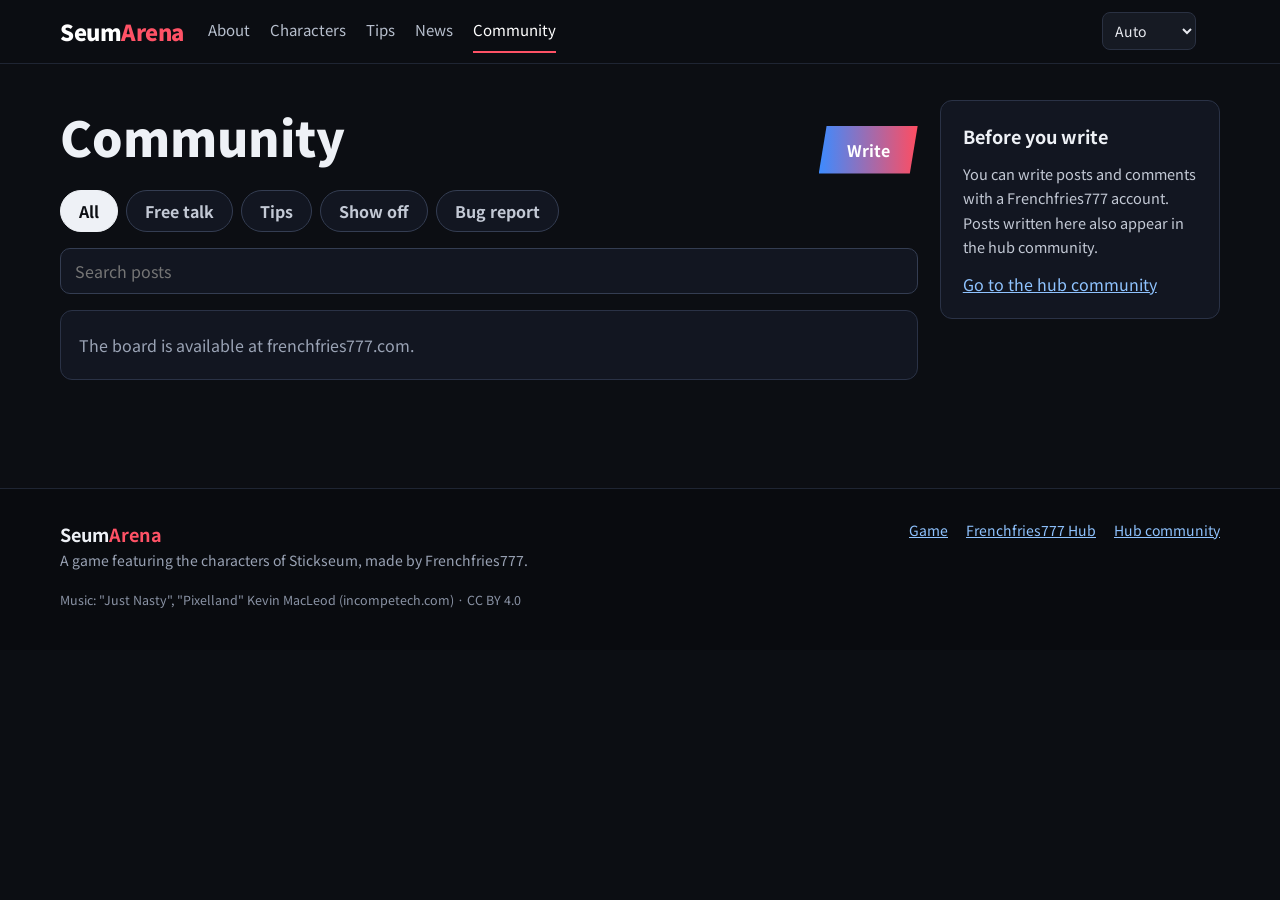
<file: site/community.html>
<!doctype html>
<html lang="ko">
<head>
<meta charset="utf-8">
<meta name="viewport" content="width=device-width,initial-scale=1,viewport-fit=cover">
<title>SeumArena · 커뮤니티</title>
<meta name="description" content="SeumArena 플레이어들의 자유 글, 팁, 자랑, 버그 제보.">
<meta name="theme-color" content="#0c0e13">
<link rel="icon" type="image/png" sizes="32x32" href="../icons/favicon-32.png">
<link rel="preconnect" href="https://fonts.googleapis.com"><link rel="preconnect" href="https://fonts.gstatic.com" crossorigin>
<link href="https://fonts.googleapis.com/css2?family=Noto+Sans+KR:wght@400;500;700;900&family=Oswald:wght@500;600;700&display=swap" rel="stylesheet">
<link rel="stylesheet" href="site.css">
</head>
<body>
<main class="wrap board">
<div class="main">
<div class="sh"><h1 style="margin:0;font-size:clamp(34px,5vw,48px);font-weight:900">커뮤니티</h1><button type="button" class="slant" id="writeBtn">글쓰기</button></div>
<form class="card write" id="write" hidden>
<div class="r">
<label class="sr" for="wc">분류</label>
<select id="wc" style="flex:0 0 auto"><option value="자유">자유</option><option value="팁">팁</option><option value="자랑">자랑</option><option value="버그">버그 제보</option></select>
<label class="sr" for="wt">제목</label><input id="wt" maxlength="70" placeholder="제목">
</div>
<label class="sr" for="wb">내용</label><textarea id="wb" maxlength="4000" placeholder="내용"></textarea>
<div class="r" style="justify-content:space-between;align-items:center"><p class="msg" id="wm"></p><button type="submit" class="slant">올리기</button></div>
</form>
<div id="view" hidden></div>
<div class="pills" id="cats" aria-label="분류"></div>
<form class="search" id="search" role="search"><label class="sr" for="q">글 검색</label><input id="q" type="search" placeholder="글 검색"></form>
<div class="card list" id="list"><div class="empty">글을 불러오는 중이에요.</div></div>
<button type="button" class="pill" id="more" hidden>더 보기</button>
</div>
<aside>
<section class="card box"><h2 style="font-size:18px">글 쓰기 전에</h2><p style="margin:0;color:var(--soft);line-height:1.7;font-size:14.5px">Frenchfries777 계정으로 글과 댓글을 쓸 수 있어요. 여기 쓴 글은 허브 커뮤니티에도 함께 보여요.</p><a href="https://frenchfries777.com/community/">허브 커뮤니티 가기</a></section>
</aside>
</main>
<script src="https://frenchfries777.com/games/ff-auth.js?v=20261114c"></script>
<script src="i18n.js"></script>
<script src="heroes.js"></script>
<script src="site.js"></script>
<script src="board.js"></script>
<script>siteChrome('community'); boardPage();</script>
</body>
</html>
</file>
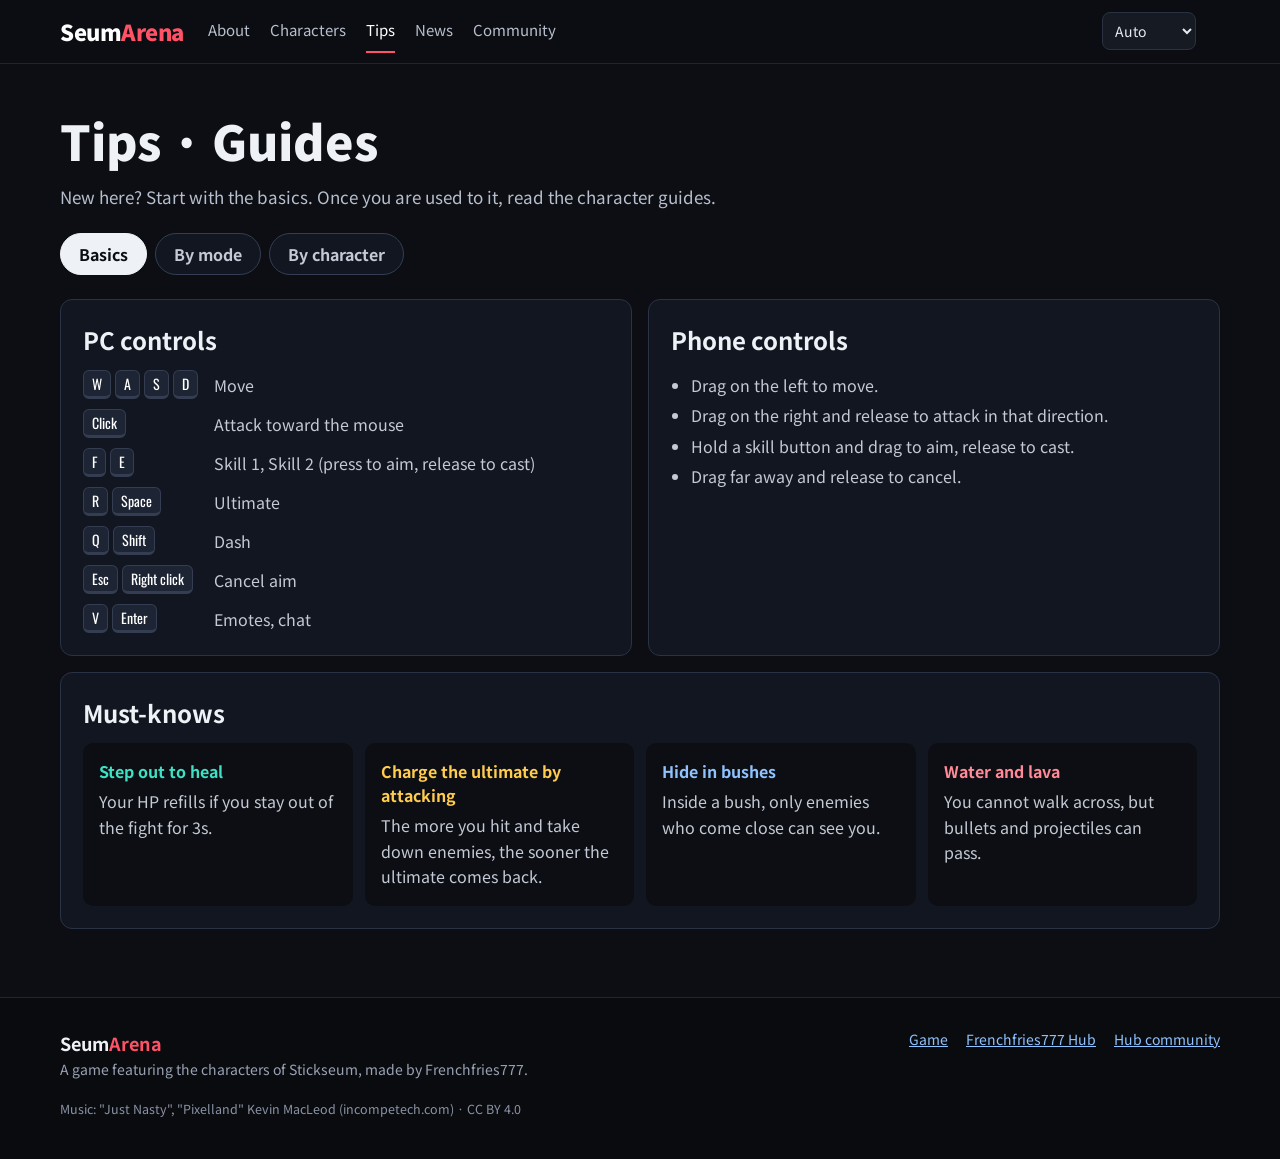
<file: site/tips.html>
<!doctype html>
<html lang="ko">
<head>
<meta charset="utf-8">
<meta name="viewport" content="width=device-width,initial-scale=1,viewport-fit=cover">
<title>SeumArena · 팁</title>
<meta name="description" content="SeumArena 조작법, 기초 팁, 모드와 캐릭터 공략.">
<meta name="theme-color" content="#0c0e13">
<link rel="icon" type="image/png" sizes="32x32" href="../icons/favicon-32.png">
<link rel="preconnect" href="https://fonts.googleapis.com"><link rel="preconnect" href="https://fonts.gstatic.com" crossorigin>
<link href="https://fonts.googleapis.com/css2?family=Noto+Sans+KR:wght@400;500;700;900&family=Oswald:wght@500;600;700&display=swap" rel="stylesheet">
<link rel="stylesheet" href="site.css">
</head>
<body>
<main class="wrap" style="padding-top:40px;padding-bottom:20px;display:flex;flex-direction:column;gap:24px">
<div style="display:flex;flex-direction:column;gap:8px">
<h1 style="margin:0;font-size:clamp(34px,5vw,48px);font-weight:900">팁 · 공략</h1>
<p style="margin:0;color:#b7bfcd;font-size:17px">처음이라면 기초부터, 익숙해졌다면 캐릭터별 공략을 보세요.</p>
</div>
<div class="pills" role="tablist" aria-label="공략 분류">
<button type="button" class="pill on" role="tab" aria-selected="true" data-t="basic">기초</button>
<button type="button" class="pill" role="tab" aria-selected="false" data-t="mode">모드별</button>
<button type="button" class="pill" role="tab" aria-selected="false" data-t="hero">캐릭터별</button>
</div>

<div data-p="basic" style="display:flex;flex-direction:column;gap:16px">
<div class="flex">
<section class="card box"><h2>PC 조작</h2><div class="keys">
<span><kbd>W</kbd> <kbd>A</kbd> <kbd>S</kbd> <kbd>D</kbd></span><span>이동</span>
<span><kbd>클릭</kbd></span><span>마우스 방향으로 공격</span>
<span><kbd>F</kbd> <kbd>E</kbd></span><span>1스킬, 2스킬 (누르면 조준, 떼면 발동)</span>
<span><kbd>R</kbd> <kbd>Space</kbd></span><span>궁극기</span>
<span><kbd>Q</kbd> <kbd>Shift</kbd></span><span>대쉬</span>
<span><kbd>Esc</kbd> <kbd>우클릭</kbd></span><span>조준 취소</span>
<span><kbd>V</kbd> <kbd>Enter</kbd></span><span>이모트, 채팅</span>
</div></section>
<section class="card box"><h2>휴대폰 조작</h2><ul>
<li>왼쪽을 끌어서 이동해요.</li>
<li>오른쪽을 끌었다 놓으면 그 방향으로 공격해요.</li>
<li>스킬 버튼을 누른 채 끌면 조준, 떼면 발동해요.</li>
<li>멀리 끌어서 놓으면 취소돼요.</li>
</ul></section>
</div>
<section class="card box"><h2>꼭 알아 둘 것</h2><div class="facts">
<div><b style="color:#3fe0c5">잠깐 빠지면 회복</b><span>3초 동안 싸우지 않으면 체력이 차올라요.</span></div>
<div><b style="color:#ffcc4d">궁극기는 공격으로 빨리</b><span>적을 맞히고 쓰러뜨릴수록 궁극기가 빨리 돌아와요.</span></div>
<div><b style="color:#8fc3ff">풀숲에 숨기</b><span>풀숲 안에 있으면 가까이 온 적만 나를 볼 수 있어요.</span></div>
<div><b style="color:#ff8a98">물과 용암</b><span>걸어서는 못 지나가지만 총알과 투사체는 지나가요.</span></div>
</div></section>
</div>

<div data-p="mode" hidden class="modes">
<section class="card mode" style="--c:#8fc3ff"><div><h3>팀 아웃</h3><span class="num">3v3</span></div><p class="rule">먼저 10킬을 하거나, 2분 30초가 끝났을 때 킬이 많은 팀이 이겨요. 쓰러져도 3초 뒤 다시 나와요.</p><ul><li>혼자 앞서 나가지 말고 아군과 함께 움직이세요. 3명이 한 명을 같이 노리면 빨리 끝나요.</li><li>체력이 낮으면 잠깐 빠지세요. 3초만 안 싸우면 체력이 차요.</li><li>적을 쓰러뜨리면 궁극기가 빨리 돌아와요. 킬이 난 직후 바로 밀어붙이세요.</li></ul></section>
<section class="card mode" style="--c:#ffcc4d"><div><h3>원 레프트</h3><span class="num">6명</span></div><p class="rule">6명이 각자 싸우고, 마지막까지 살아남은 한 명이 이겨요. 다시 살아나지 않아요. 시간이 지나면 안전 구역이 줄어들고, 밖에 있으면 체력이 깎여요.</p><ul><li>처음에는 싸움을 피하고, 다른 사람끼리 싸울 때 끼어들어 마무리하세요.</li><li>안전 구역이 줄어드는 방향을 보고 미리 안쪽으로 들어가세요. 늦을수록 구역 밖 피해가 커져요.</li><li>풀숲에 숨어 있으면 가까이 온 상대만 나를 볼 수 있어요.</li></ul></section>
<section class="card mode" style="--c:#ff8a98"><div><h3>캡쳐 플래그</h3><span class="num">5v5</span></div><p class="rule">상대 깃발을 밟아 집어서 우리 진영으로 가져오면 1점이에요. 먼저 3점이거나, 4분이 끝났을 때 점수가 높은 팀이 이겨요.</p><ul><li>깃발을 든 사람은 15% 느려져요. 아군이 옆에서 지켜 주세요.</li><li>깃발을 든 상대를 쓰러뜨리면 그 자리에 깃발이 떨어져요. 우리 팀이 밟으면 바로 돌아오고, 그대로 두어도 8초 뒤 돌아와요.</li><li>다섯 명이 다 공격하지 말고, 한두 명은 우리 깃발 근처를 지키세요.</li></ul></section>
<section class="card mode" style="--c:#3fe0c5"><div><h3>듀얼 배틀</h3><span class="num">1v1</span></div><p class="rule">1대1로 싸워 먼저 2라운드를 이기면 승리예요. 한 라운드는 1분이고, 쓰러지면 그 라운드는 끝나요.</p><ul><li>상대 캐릭터의 궁극기와 이동기를 먼저 확인하고, 그 기술이 빠졌을 때 들어가세요.</li><li>풀숲과 벽을 이용해 상대가 나를 못 보게 하면서 다가가세요.</li><li>첫 라운드에서 진 캐릭터는 다음 라운드에서 스킬 조합을 바꿔 보는 것도 좋아요.</li></ul></section>
<section class="card mode" style="--c:#c49bff"><div><h3>핫존</h3><span class="num">4팀</span></div><p class="rule">3명씩 4팀이 싸워요. 가운데 원 안에 우리 팀이 가장 많이 들어가 있으면 우리 게이지가 차요. 가장 많은 팀이 둘 이상이면 아무도 차지 않아요. 먼저 100%이거나, 끝났을 때 가장 높은 팀이 이겨요.</p><ul><li>원 안의 인원수가 중요해요. 한 명이라도 더 들어가 있으면 우리 팀이 차요.</li><li>다른 두 팀이 원에서 싸울 때 잠깐 기다렸다가 들어가면 쉽게 차지할 수 있어요.</li><li>밀치기 기술로 상대를 원 밖으로 밀어내면 그만큼 유리해져요.</li></ul></section>
</div>

<div data-p="hero" hidden class="dex" id="dex"><div class="big"></div><div class="grid16"></div></div>
</main>
<script src="https://frenchfries777.com/games/ff-auth.js?v=20261114c"></script>
<script src="i18n.js"></script>
<script src="heroes.js"></script>
<script src="site.js"></script>
<script>
siteChrome('tips'); siteAuth();
/* every character's guide: heroes.js (made from the game by tools/gen-tips.js; the guide text is in tools/tips-text.js) */
function guide(d) {
  if (!d) return '<p class="soon">공략을 준비하고 있어요.</p>';
  const li = a => a.map(t => '<li>' + esc(t) + '</li>').join('');
  return '<div class="guide">' +
    '<div class="stat"><span>' + esc(d.role || '') + '</span><span>체력 ' + d.hp.toLocaleString() + '</span><span>' + (d.melee ? '근접' : '원거리') + ' · 사거리 ' + d.range + '칸</span><span>기본 공격 ' + d.dmg + ' · ' + d.cd + '초마다</span></div>' +
    (d.passive ? '<h4>패시브 · ' + esc(d.passive.name) + '</h4><p>' + esc(d.passive.d) + '</p>' : '') +
    '<h4>궁극기 · ' + esc(d.ult.name) + '</h4><p>' + esc(d.ult.d) + '</p>' +
    '<h4>스킬 ' + d.skills.length + '개</h4><dl>' + d.skills.map(s => '<dt' + (d.combo && d.combo.includes(s.name) ? ' class="pick"' : '') + '>' + esc(s.name) + '</dt><dd>' + esc(s.d) + '</dd>').join('') + '</dl>' +
    (d.combo ? '<h4>추천 조합</h4><p><b>1스킬 ' + esc(d.combo[0]) + '</b> + <b>2스킬 ' + esc(d.combo[1]) + '</b><br>' + esc(d.why || '') + '</p>' : '') +
    (d.play ? '<h4>플레이 요령</h4><ul>' + li(d.play) + '</ul>' : '') +
    (d.vs ? '<h4>상대할 때</h4><p>' + esc(d.vs) + '</p>' : '') + '</div>';
}
const tabs = document.querySelectorAll('[role=tab]');
function show(t) {
  tabs.forEach(b => { const on = b.dataset.t === t; b.classList.toggle('on', on); b.setAttribute('aria-selected', on); });
  document.querySelectorAll('[data-p]').forEach(p => { p.hidden = p.dataset.p !== t; });
}
tabs.forEach(b => b.onclick = () => show(b.dataset.t));
const want = location.hash.slice(1);
heroDex(document.getElementById('dex'), {
  first: HEROES.some(h => h.id === want) ? want : 'sword',
  extra: h => guide(h.data) + '<a href="community.html">커뮤니티에서 다른 플레이어 팁 보기</a>'
});
if (HEROES.some(h => h.id === want)) show('hero');
</script>
</body>
</html>
</file>
<file: site/site.css>
/* SeumArena site: intro / tips / community. Same look as the game lobby (dark navy, white + red title, blue-red slants). */
:root{--bg:#0c0e13;--panel:#121621;--panel2:#171c28;--line:#2a3246;--line2:#343d52;--text:#eef1f6;--soft:#c3c9d5;--dim:#9aa3b5;--blue:#3d8bff;--blue2:#8fc3ff;--red:#ff4d61;--red2:#ff5266;--gold:#ffcc4d;--mint:#3fe0c5}
*{box-sizing:border-box}
html{scroll-behavior:smooth;-webkit-text-size-adjust:100%}
body{margin:0;background:var(--bg);color:var(--text);font-family:'Noto Sans KR',system-ui,sans-serif;line-height:1.5}
a{color:var(--blue2)}a:hover{color:#fff}
img{max-width:100%;height:auto;display:block}
button,input,textarea,select{font:inherit;color:inherit}
[hidden]{display:none!important}
.wrap{max-width:1200px;margin:0 auto;padding:0 20px}
.sr{position:absolute;left:-9999px}
.num{font-family:Oswald,sans-serif}
.brand{text-decoration:none;font-weight:900;font-size:22px;letter-spacing:-.5px;color:#fff}
.brand b,h1 b{color:var(--red2);font-weight:inherit}

/* header */
.top{position:sticky;top:0;z-index:20;background:rgba(12,14,19,.92);backdrop-filter:blur(8px);border-bottom:1px solid #1f2533}
.top .wrap{display:flex;flex-wrap:wrap;align-items:center;gap:6px 24px;padding-top:10px;padding-bottom:10px}
.top nav{display:flex;flex-wrap:wrap;gap:0 20px;flex:1 1 auto}
.top nav a{color:#b7bfcd;text-decoration:none;padding:9px 0;border-bottom:2px solid transparent;font-size:15px}
.top nav a:hover{color:#fff}
.top nav a.on{color:#fff;border-bottom-color:var(--red2)}
.toGame{text-decoration:none;color:#b7bfcd;font-size:14px;padding:8px 14px;border:1px solid var(--line2);border-radius:8px;white-space:nowrap}
.acct{font-size:14px;color:var(--soft);display:flex;align-items:center;gap:8px}
.acct button{background:none;border:1px solid var(--line2);border-radius:8px;padding:7px 12px;cursor:pointer;color:var(--soft)}

/* buttons */
.slant{display:inline-block;text-decoration:none;color:#fff;font-weight:700;padding:12px 28px;background:linear-gradient(90deg,var(--blue),var(--red));clip-path:polygon(8% 0,100% 0,92% 100%,0 100%);border:0;cursor:pointer}
.slant:hover{color:#fff;filter:brightness(1.1)}
.pill{min-height:42px;padding:0 18px;border-radius:99px;font-weight:700;cursor:pointer;background:var(--panel);color:var(--soft);border:1px solid var(--line2)}
.pill.on{background:var(--text);color:var(--bg);border-color:var(--text)}
.pills{display:flex;flex-wrap:wrap;gap:8px}

/* hero */
.hero{position:relative;overflow:hidden;border-bottom:1px solid #1f2533}
.hero>img{position:absolute;inset:0;width:100%;height:100%;object-fit:cover;opacity:.45}
.hero:after{content:'';position:absolute;inset:0;background:linear-gradient(180deg,rgba(12,14,19,.35),rgba(12,14,19,.8) 65%,var(--bg))}
.hero .wrap{position:relative;z-index:1;padding-top:clamp(44px,8vw,96px);padding-bottom:clamp(36px,5vw,64px);display:flex;flex-wrap:wrap;align-items:flex-end;gap:32px}
.hero .txt{flex:999 1 520px;min-width:0;display:flex;flex-direction:column;gap:18px}
.kicker{margin:0;font-family:Oswald,sans-serif;letter-spacing:3px;color:var(--gold);font-size:15px}
.hero h1{margin:0;font-weight:900;line-height:.95;letter-spacing:-2px;font-size:clamp(56px,11vw,128px)}
.hero p.lead{margin:0;font-size:clamp(17px,2.4vw,23px);color:#d6dbe5;max-width:640px;line-height:1.55}
.cd{flex:1 1 300px;display:flex;flex-direction:column;gap:10px;padding:20px;background:rgba(17,21,30,.85);border:1px solid var(--line);border-radius:14px}
.cd p{margin:0;color:#b7bfcd;font-size:14px}
.cd .g{display:grid;grid-template-columns:repeat(4,minmax(0,1fr));gap:8px;text-align:center}
.cd .g div{display:flex;flex-direction:column;padding:10px 0;background:var(--bg);border-radius:10px}
.cd .g b{font-family:Oswald,sans-serif;font-size:32px}
.cd .g div:last-child b{color:var(--red2)}
.cd .g small{color:var(--dim)}

/* sections */
section.s{padding-top:48px;padding-bottom:24px;display:flex;flex-direction:column;gap:20px}
.sh{display:flex;flex-wrap:wrap;align-items:baseline;justify-content:space-between;gap:8px}
.sh h2,h2.big{margin:0;font-size:clamp(26px,4vw,40px);font-weight:900}
.sh p{margin:0;color:var(--dim)}
.stats{display:grid;grid-template-columns:repeat(auto-fit,minmax(140px,1fr));gap:12px;padding-top:28px}
.stats div{display:flex;flex-direction:column;padding:16px 18px;border-left:3px solid var(--blue);background:var(--panel)}
.stats div:nth-child(even){border-left-color:var(--red)}
.stats b{font-family:Oswald,sans-serif;font-size:34px}
.stats span{color:#b7bfcd}
.card{background:var(--panel);border:1px solid var(--line);border-radius:12px}

/* characters */
.dex{display:flex;flex-wrap:wrap;gap:20px}
.dex .big{flex:1 1 340px;min-width:0;display:flex;flex-direction:column;gap:10px;padding:22px;border-radius:16px;background:radial-gradient(circle at 50% 30%,#17324a,#11151f 70%);border:1px solid var(--line)}
.dex .big img{width:100%;max-width:420px;align-self:center;aspect-ratio:474/360;object-fit:contain}
.dex .big h3{margin:0;font-size:30px;font-weight:900}
.dex .big .ult{margin:0;color:var(--gold);font-weight:700}
.tags{display:flex;flex-wrap:wrap;gap:6px}
.tags span{padding:6px 12px;border-radius:99px;background:#1d2433;border:1px solid var(--line2);font-size:14px}
.grid16{flex:2 1 480px;min-width:0;display:grid;grid-template-columns:repeat(auto-fill,minmax(100px,1fr));gap:10px;align-content:start}
.hb{display:flex;flex-direction:column;align-items:center;gap:4px;padding:8px 6px 10px;border-radius:12px;cursor:pointer;background:var(--panel);border:2px solid #232a3a;transition:transform .15s,border-color .15s}
.hb:hover{transform:translateY(-3px);border-color:var(--blue)}
.hb.on{background:#17324a;border-color:var(--mint)}
.hb img{width:100%;aspect-ratio:474/360;object-fit:contain}
.hb span{font-size:14px;font-weight:700}

/* modes */
.modes{display:grid;grid-template-columns:repeat(auto-fit,minmax(240px,1fr));gap:14px}
.mode{display:flex;flex-direction:column;gap:10px;padding:22px;border-top:4px solid var(--c)}
.mode div{display:flex;justify-content:space-between;align-items:center}
.mode h3{margin:0;font-size:22px}
.mode .num{color:var(--c);font-size:18px}
.mode p{margin:0;color:var(--soft);line-height:1.6}

/* news + posts */
.two{display:flex;flex-wrap:wrap;gap:22px;padding-top:48px}
.two>section{flex:1 1 420px;min-width:0;display:flex;flex-direction:column;gap:14px}
.news{display:flex;flex-direction:column;gap:6px;padding:18px}
.news .k{display:flex;gap:8px;align-items:center}
.news .k span{padding:2px 10px;border-radius:99px;color:#0c0e13;font-size:13px;font-weight:700}
.news .k time{color:var(--dim);font-size:13px}
.news h3{margin:0;font-size:18px}
.news p{margin:0;color:var(--soft);font-size:15px;line-height:1.6;white-space:pre-line}
.list{display:flex;flex-direction:column;overflow:hidden}
.row{text-decoration:none;color:var(--text);display:flex;gap:14px;align-items:center;padding:15px 18px;border-bottom:1px solid #222a3a;background:none;border-left:0;border-right:0;border-top:0;text-align:left;cursor:pointer;width:100%}
.row:last-child{border-bottom:0}
.row:hover{background:var(--panel2);color:var(--text)}
.row .t{flex:none;width:64px;font-size:13px;font-weight:700}
.row .m{flex:1 1 auto;min-width:0;display:flex;flex-direction:column;gap:2px}
.row .m b{font-weight:500;overflow:hidden;text-overflow:ellipsis;white-space:nowrap}
.row .m small,.row .c{color:var(--dim);font-size:13px}
.row .c{flex:none}
.empty{padding:22px 18px;color:var(--dim)}
.shots{display:grid;grid-template-columns:repeat(auto-fit,minmax(280px,1fr));gap:12px}
.shots img{width:100%;aspect-ratio:16/9;object-fit:cover;border-radius:10px;border:1px solid var(--line)}

/* tips */
kbd{font-family:Oswald,sans-serif;display:inline-block;min-width:22px;text-align:center;padding:2px 8px;border-radius:6px;background:#1d2433;border:1px solid var(--line2);border-bottom-width:3px;color:#fff;font-size:14px}
.keys{display:grid;grid-template-columns:auto 1fr;gap:10px 16px;align-items:center;color:var(--soft)}
.box{padding:22px;display:flex;flex-direction:column;gap:12px}
.box h2,.box h3{margin:0}
.box ul{margin:0;padding-left:20px;color:var(--soft);line-height:1.9}
.facts{display:grid;grid-template-columns:repeat(auto-fit,minmax(240px,1fr));gap:12px}
.facts div{padding:16px;background:var(--bg);border-radius:10px;display:flex;flex-direction:column;gap:6px}
.facts span{color:var(--soft);line-height:1.6}
.flex{display:flex;flex-wrap:wrap;gap:16px}
.flex>*{flex:1 1 360px;min-width:0}
.soon{color:var(--dim)}

/* community */
.board{display:flex;flex-wrap:wrap;gap:22px;padding-top:36px;padding-bottom:60px}
.board .main{flex:999 1 600px;min-width:0;display:flex;flex-direction:column;gap:16px}
.board aside{flex:1 1 280px;min-width:0;display:flex;flex-direction:column;gap:14px}
.search{display:flex;gap:8px}
.search input,.write input,.write textarea,.write select,.cmt textarea{flex:1 1 auto;min-width:0;min-height:44px;padding:10px 14px;border-radius:10px;border:1px solid var(--line2);background:var(--panel);color:var(--text)}
.write{display:flex;flex-direction:column;gap:10px;padding:18px}
.write .r{display:flex;gap:8px;flex-wrap:wrap}
.write textarea{min-height:140px;resize:vertical}
.msg{color:var(--gold);font-size:14px;min-height:1em}
.post{padding:22px;display:flex;flex-direction:column;gap:12px}
.post h2{margin:0;font-size:24px}
.post .meta{color:var(--dim);font-size:13.5px}
.post .body{white-space:pre-wrap;line-height:1.7;color:#dfe3ea;overflow-wrap:anywhere}
.post .pics{display:grid;grid-template-columns:repeat(auto-fit,minmax(200px,1fr));gap:8px}
.post .pics img{border-radius:10px;border:1px solid var(--line)}
.acts{display:flex;flex-wrap:wrap;gap:8px}
.acts button{min-height:40px;padding:0 14px;border-radius:10px;border:1px solid var(--line2);background:var(--panel2);cursor:pointer}
.acts button.on{border-color:var(--red2);color:#ffb3bd}
.cmts{display:flex;flex-direction:column;gap:8px}
.cmts div{padding:12px 14px;background:var(--bg);border-radius:10px}
.cmts small{color:var(--dim)}
.cmts p{margin:4px 0 0;white-space:pre-wrap;overflow-wrap:anywhere}
.cmt{display:flex;gap:8px}
.cmt textarea{min-height:44px;resize:vertical}

footer.foot{margin-top:48px;border-top:1px solid #1f2533;background:#090b0f}
footer.foot .wrap{padding-top:30px;padding-bottom:40px;display:flex;flex-wrap:wrap;justify-content:space-between;gap:16px;color:var(--dim);font-size:14px;line-height:1.7}
footer.foot .cr{flex-basis:100%;font-size:12.5px;color:#8a93a5;margin:0}
footer.foot nav{display:flex;flex-wrap:wrap;gap:6px 18px}
@media (max-width:560px){.toGame{order:2}.top nav{order:3;flex-basis:100%;gap:0 16px}.row .t{width:48px}}

/* guide (tips page) */
.mode .rule{margin:4px 0 0;color:#dfe3ea;line-height:1.7}
.mode ul{margin:8px 0 0;padding-left:20px;color:#b7bfcd;line-height:1.7}
.guide{display:flex;flex-direction:column;gap:6px;line-height:1.7;color:#dfe3ea}
.guide .stat{display:flex;flex-wrap:wrap;gap:6px;margin-top:4px}
.guide .stat span{padding:4px 10px;border-radius:8px;background:#1d2433;border:1px solid var(--line2);font-size:13px;color:#c9d0dc}
.guide h4{margin:10px 0 0;font-size:16px;font-weight:800;color:#fff}
.guide p{margin:0;color:#c9d0dc}
.guide ul{margin:0;padding-left:20px;color:#c9d0dc}
.guide dl{margin:0;display:grid;grid-template-columns:max-content 1fr;gap:6px 12px}
.guide dt{font-weight:700;color:#fff}
.guide dt.pick{color:var(--gold)}
.guide dd{margin:0;color:#c9d0dc}
@media (max-width:560px){.guide dl{grid-template-columns:1fr}.guide dd{margin-bottom:6px}}

.codeBtn{background:none;border:1px solid var(--gold);color:var(--gold);border-radius:8px;padding:7px 12px;cursor:pointer;font-size:14px;white-space:nowrap}
.codeDlg{background:var(--panel);color:var(--text);border:1px solid var(--line2);border-radius:14px;padding:22px;width:min(340px,calc(100vw - 32px))}
.codeDlg::backdrop{background:rgba(0,0,0,.6)}
.codeDlg h3{margin:0 0 12px}
.codeDlg input{width:100%;box-sizing:border-box;font:700 28px Oswald,monospace;letter-spacing:8px;text-align:center;padding:10px;border-radius:10px;border:1px solid var(--line2);background:var(--bg);color:var(--text)}
.codeDlg p{min-height:22px;color:var(--soft);font-size:14px}
.codeRow{display:flex;gap:10px;justify-content:flex-end;align-items:center}

/* language list in the header */
.langSel{background:#161a23;color:#e8eaf0;border:1px solid #2a3142;border-radius:8px;padding:7px 8px;font:inherit;font-size:14px;min-height:36px}
.langSel:focus-visible{outline:2px solid #6aa6ff;outline-offset:2px}

/* 플레이 버튼 + 버전 (2026-11-28) */
.cd.play{background:none;border:0;padding:0;align-items:stretch;gap:12px}
.playBig{display:flex;align-items:center;justify-content:center;gap:12px;height:68px;border-radius:14px;border:0;background:linear-gradient(90deg,var(--blue),var(--red));color:#fff;font:900 26px 'Noto Sans KR',sans-serif;letter-spacing:1px;cursor:pointer;box-shadow:0 6px 24px rgba(255,77,97,.25);text-decoration:none}
.playBig svg{width:26px;height:26px}
.playBig.small{align-self:flex-start;height:54px;font-size:19px;padding:0 28px}
.cd.play .sub{display:flex;justify-content:space-between;color:var(--dim);font-size:14px}.cd.play .sub b{color:var(--text)}
#ver{display:flex;flex-direction:column;gap:18px}
#ver h2{margin:0;font-size:clamp(28px,4vw,40px);font-weight:900}
.vBar{display:flex;align-items:center;gap:10px;flex-wrap:wrap;padding:12px;background:var(--panel);border:1px solid var(--line);border-radius:14px}
.vBar label{color:var(--dim);font-size:14px}
.vSel{flex:1 1 260px;height:48px;padding:0 16px;border-radius:10px;border:1.5px solid var(--gold);background:var(--bg);color:var(--text);font:700 16px inherit;font-family:inherit}
.vGo{height:48px;padding:0 22px;border-radius:10px;border:0;background:var(--mint);color:#06231f;font-weight:900;font-size:16px;display:flex;align-items:center;justify-content:center;gap:8px;white-space:nowrap;cursor:pointer;font-family:inherit}
.vGo svg{width:16px;height:16px;flex:none}
.vLatest{padding:22px;border-radius:16px;background:var(--panel);border:1px solid var(--line);display:flex;flex-direction:column;gap:10px}
.vBadge{align-self:flex-start;background:var(--gold);color:#241a00;font-weight:800;font-size:12px;padding:3px 10px;border-radius:99px}
.vLatest .vh{display:flex;align-items:baseline;gap:12px;flex-wrap:wrap}.vLatest .vh b{font-size:40px;font-weight:900}.vLatest .vh span{color:var(--dim)}
.vLatest h3{margin:0;font-size:18px}.vLatest ul{margin:0;padding-left:20px;color:var(--soft);display:flex;flex-direction:column;gap:4px}
@media (max-width:600px){.playBig{height:60px;font-size:22px}.vGo{width:100%}}
</file>
